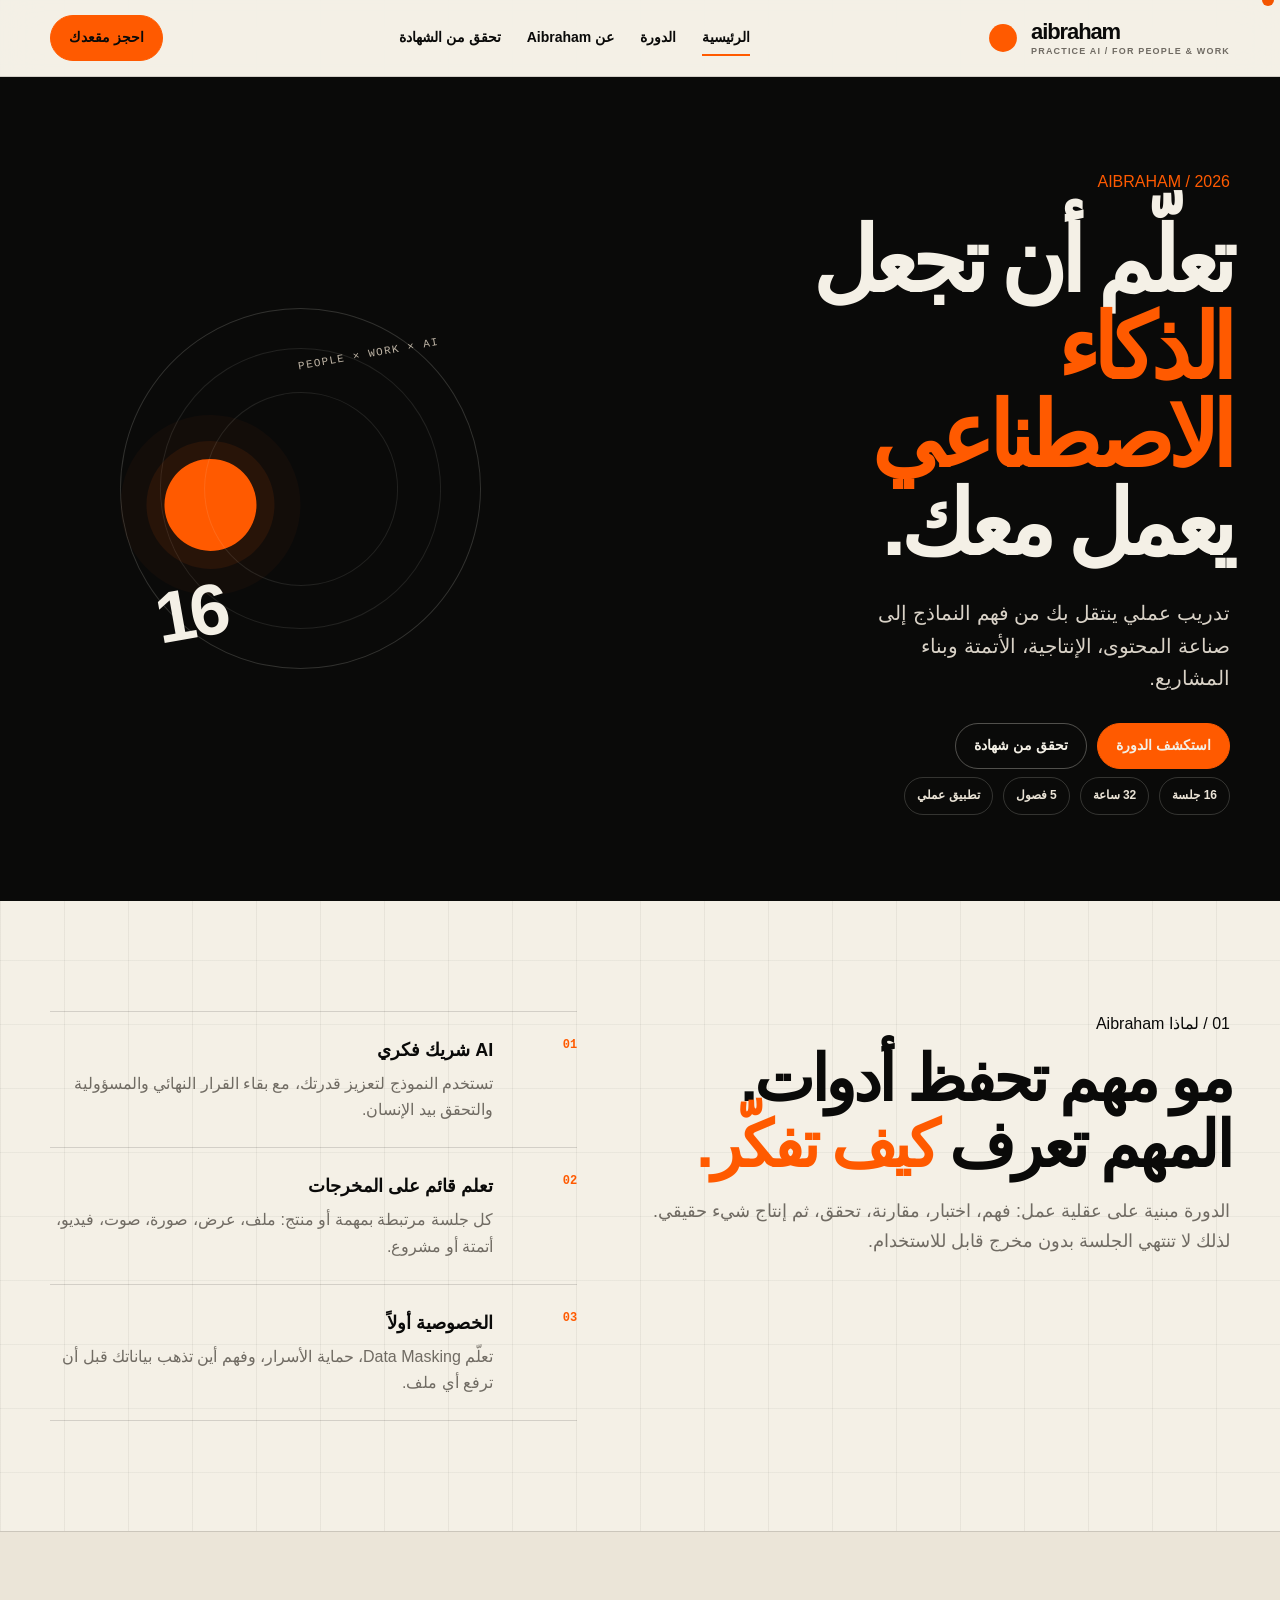
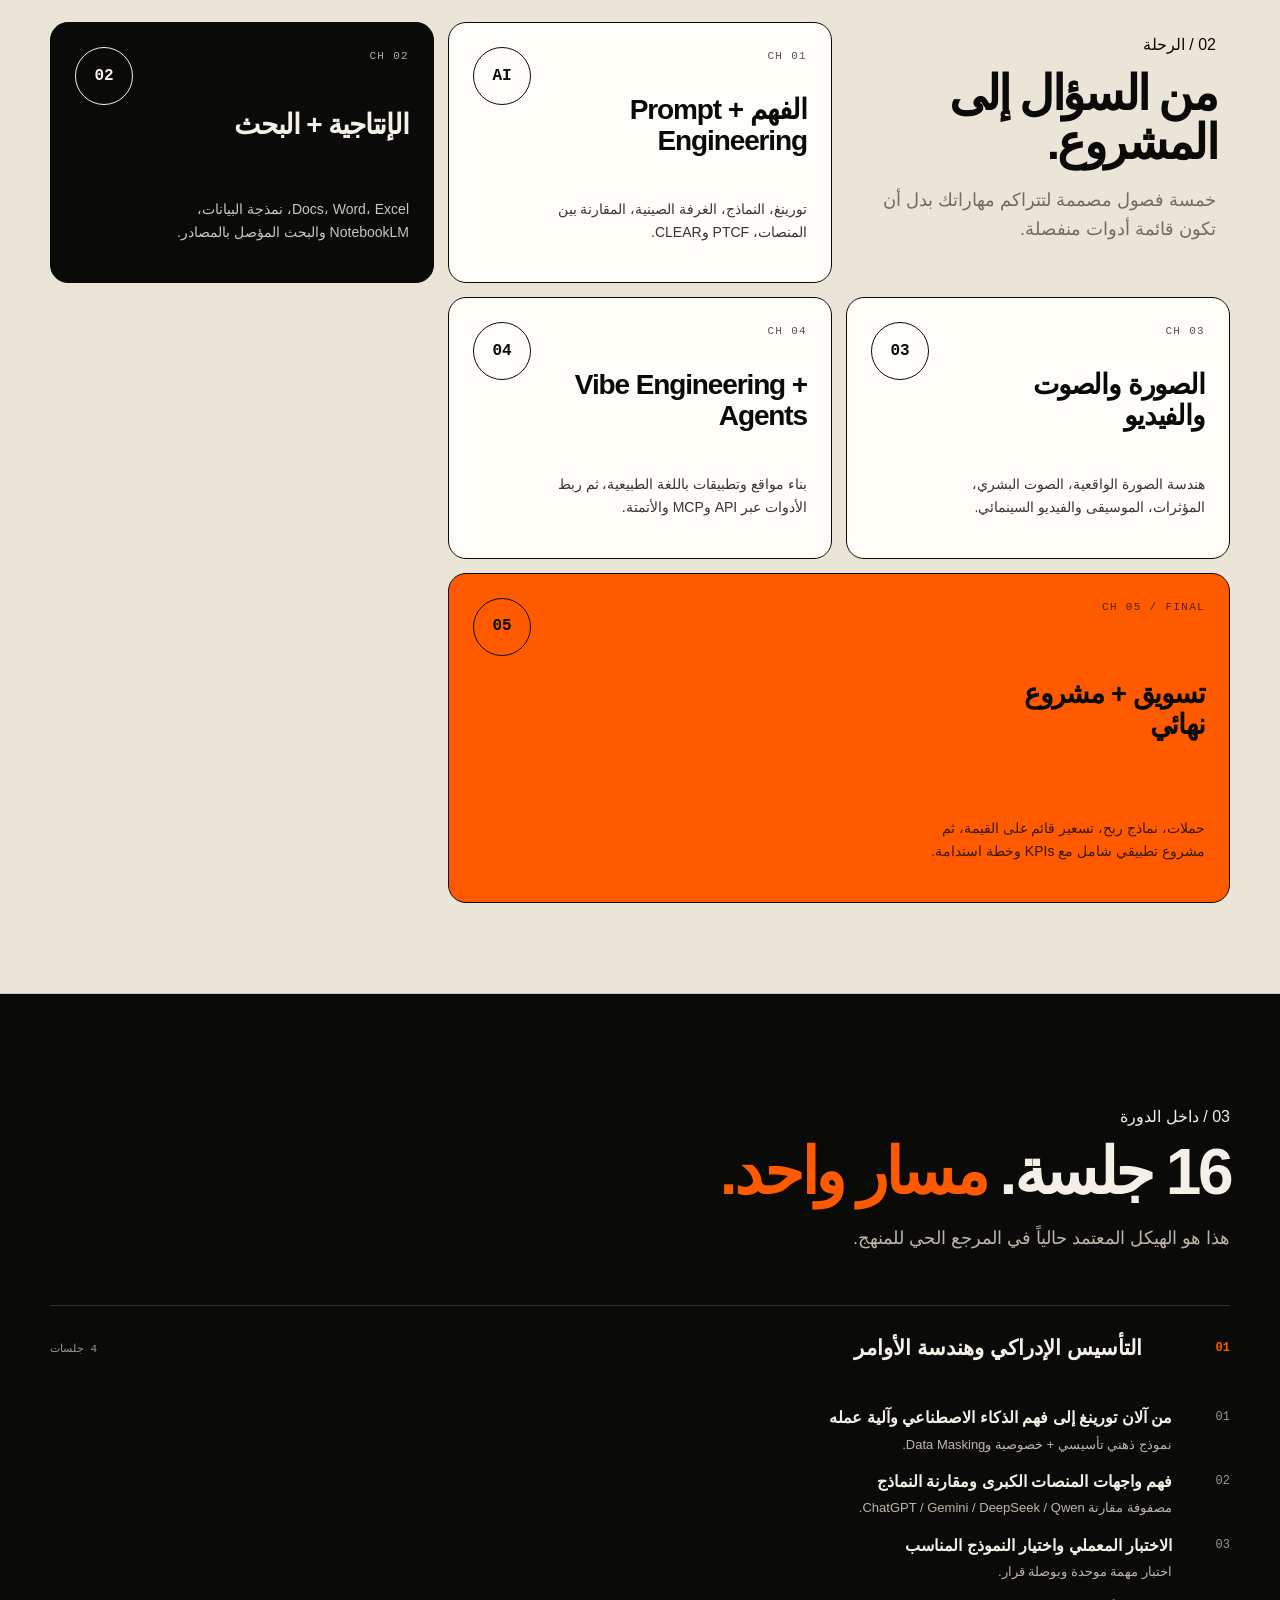
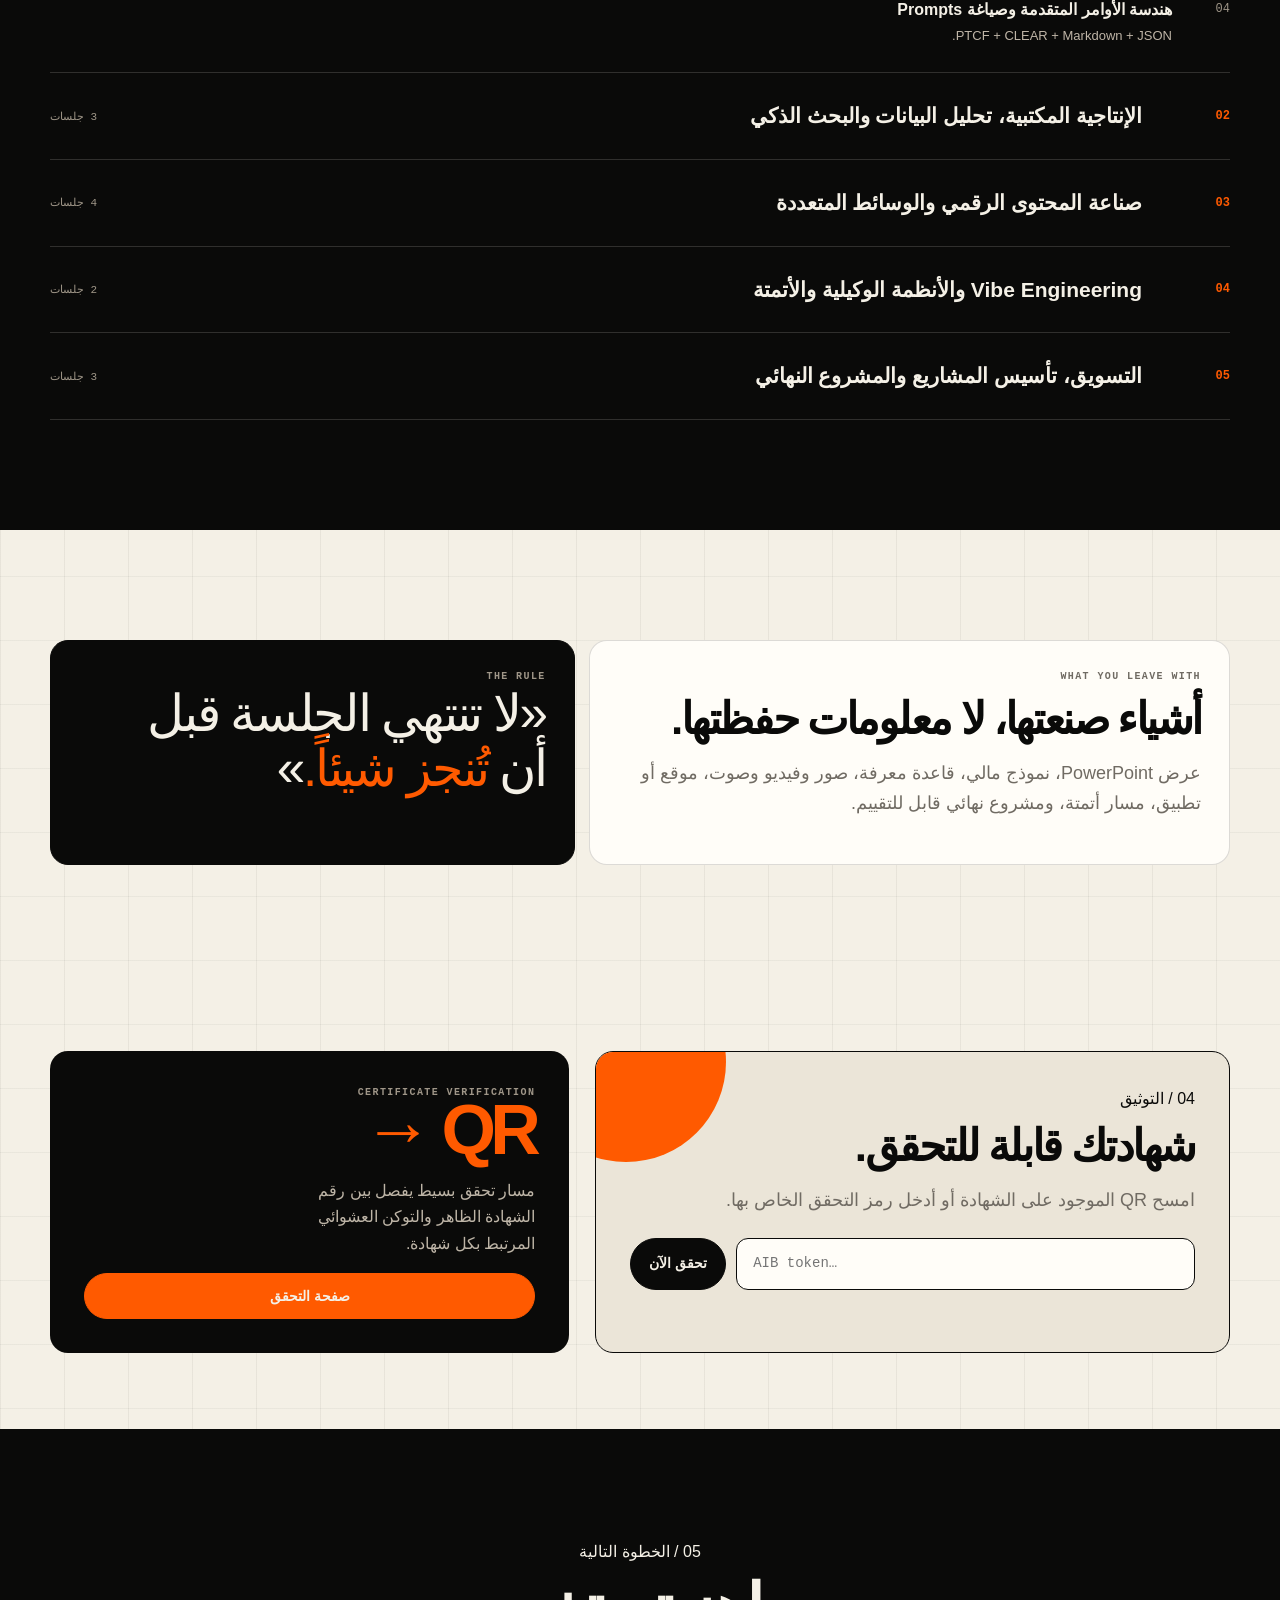
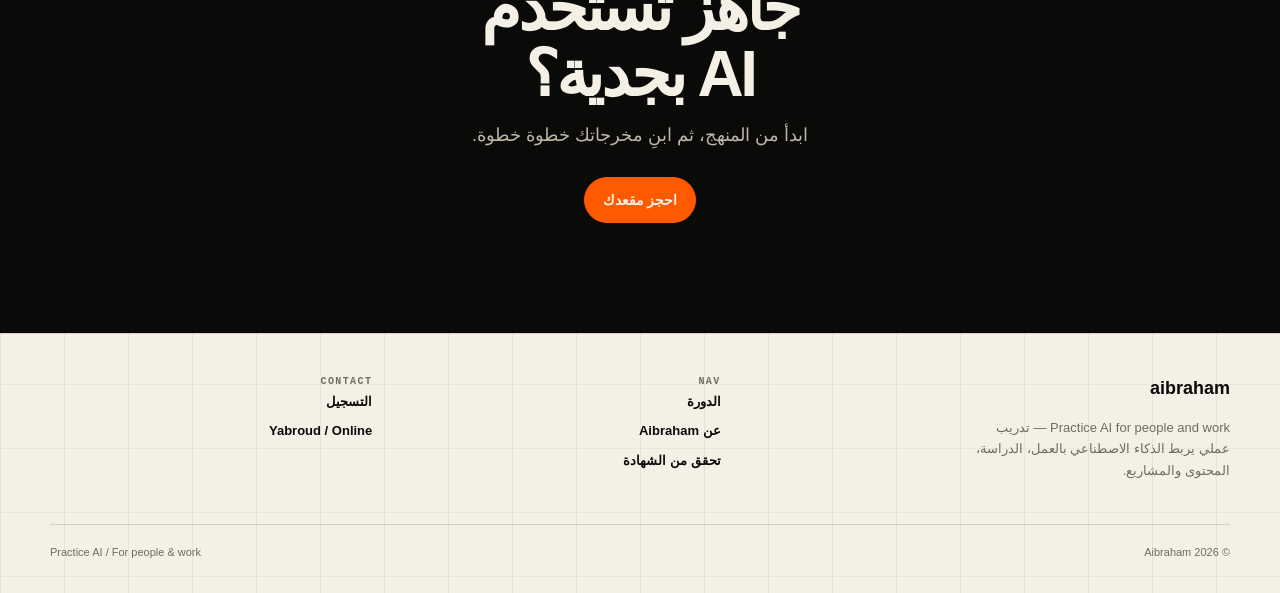
<file: index.html>
<!doctype html><html lang="ar" dir="rtl"><head><meta charset="utf-8"><meta name="viewport" content="width=device-width, initial-scale=1"><title>Aibraham — Practice AI for people and work</title><meta name="description" content="Aibraham — Practice AI for people and work"><link rel="stylesheet" href="styles.css"><link rel="icon" href="assets/aibraham-mark.svg"></head><body class="page grid-bg"><a class="skip" href="#main">تجاوز إلى المحتوى</a><div class="cursor-dot"></div><header class="site-header"><div class="container nav"><a class="brand" href="index.html"><img class="brand-mark" src="assets/aibraham-mark.svg" alt="Aibraham"><span class="brand-word"><span class="brand-name">aibraham</span><span class="brand-sub">practice ai / for people &amp; work</span></span></a><nav class="nav-links"><a aria-current="page" href='index.html'>الرئيسية</a><a href='course.html'>الدورة</a><a href='about.html'>عن Aibraham</a><a href='verify.html'>تحقق من الشهادة</a></nav><div class="nav-actions"><a class="btn btn-primary" href="register.html">احجز مقعدك</a><button class="menu-btn" aria-label="فتح القائمة"><span></span></button></div></div></header><main id="main"><section class="hero dark-grid"><div class="container"><div class="hero-copy reveal"><div class="eyebrow hero-kicker">AIBRAHAM / 2026</div><h1 class="hero-title">تعلّم أن تجعل <em>الذكاء الاصطناعي</em> يعمل معك.</h1><p class="hero-lead">تدريب عملي ينتقل بك من فهم النماذج إلى صناعة المحتوى، الإنتاجية، الأتمتة وبناء المشاريع.</p><div class="hero-actions"><a class="btn btn-primary" href="course.html">استكشف الدورة</a><a class="btn btn-light" style="border-color:rgba(244,240,230,.3);color:var(--paper)" href="verify.html">تحقق من شهادة</a></div><div class="hero-meta"><span class="meta-chip">16 جلسة</span><span class="meta-chip">32 ساعة</span><span class="meta-chip">5 فصول</span><span class="meta-chip">تطبيق عملي</span></div></div><div class="hero-orbit reveal"><div class="orbit-ring"><div class="orbit-core"></div><span class="orbit-label">PEOPLE × WORK × AI</span><span class="orbit-number">16</span></div></div></div></section>
<section class="section"><div class="container split"><div class="section-header reveal"><div class="eyebrow">01 / لماذا Aibraham</div><h2 class="section-title">مو مهم تحفظ أدوات. المهم تعرف <span style="color:var(--orange)">كيف تفكّر.</span></h2><p class="section-copy">الدورة مبنية على عقلية عمل: فهم، اختبار، مقارنة، تحقق، ثم إنتاج شيء حقيقي. لذلك لا تنتهي الجلسة بدون مخرج قابل للاستخدام.</p></div><div class="rule-list reveal"><div class="rule"><div class="rule-index">01</div><div><div class="rule-title">AI شريك فكري</div><div class="rule-copy">تستخدم النموذج لتعزيز قدرتك، مع بقاء القرار النهائي والمسؤولية والتحقق بيد الإنسان.</div></div></div><div class="rule"><div class="rule-index">02</div><div><div class="rule-title">تعلم قائم على المخرجات</div><div class="rule-copy">كل جلسة مرتبطة بمهمة أو منتج: ملف، عرض، صورة، صوت، فيديو، أتمتة أو مشروع.</div></div></div><div class="rule"><div class="rule-index">03</div><div><div class="rule-title">الخصوصية أولاً</div><div class="rule-copy">تعلّم Data Masking، حماية الأسرار، وفهم أين تذهب بياناتك قبل أن ترفع أي ملف.</div></div></div></div></div></section>
<section class="section-tight feature-stage"><div class="container stage-grid"><div class="stage-intro reveal"><div class="eyebrow">02 / الرحلة</div><h2 class="section-title">من السؤال إلى المشروع.</h2><p class="section-copy">خمسة فصول مصممة لتتراكم مهاراتك بدل أن تكون قائمة أدوات منفصلة.</p></div><article class="stage-card reveal"><span class="stage-num">CH 01</span><h3 class="stage-title">الفهم + Prompt Engineering</h3><p class="stage-copy">تورينغ، النماذج، الغرفة الصينية، المقارنة بين المنصات، PTCF وCLEAR.</p><div class="stage-icon">AI</div></article><article class="stage-card reveal"><span class="stage-num">CH 02</span><h3 class="stage-title">الإنتاجية + البحث</h3><p class="stage-copy">Docs، Word، Excel، نمذجة البيانات، NotebookLM والبحث المؤصل بالمصادر.</p><div class="stage-icon">02</div></article><article class="stage-card reveal"><span class="stage-num">CH 03</span><h3 class="stage-title">الصورة والصوت والفيديو</h3><p class="stage-copy">هندسة الصورة الواقعية، الصوت البشري، المؤثرات، الموسيقى والفيديو السينمائي.</p><div class="stage-icon">03</div></article><article class="stage-card reveal"><span class="stage-num">CH 04</span><h3 class="stage-title">Vibe Engineering + Agents</h3><p class="stage-copy">بناء مواقع وتطبيقات باللغة الطبيعية، ثم ربط الأدوات عبر API وMCP والأتمتة.</p><div class="stage-icon">04</div></article><article class="stage-card reveal"><span class="stage-num">CH 05 / FINAL</span><h3 class="stage-title">تسويق + مشروع نهائي</h3><p class="stage-copy">حملات، نماذج ربح، تسعير قائم على القيمة، ثم مشروع تطبيقي شامل مع KPIs وخطة استدامة.</p><div class="stage-icon">05</div></article></div></section>
<section class="section section-dark dark-grid"><div class="container"><div class="section-header reveal"><div class="eyebrow">03 / داخل الدورة</div><h2 class="section-title">16 جلسة. <span style="color:var(--orange)">مسار واحد.</span></h2><p class="section-copy dark-copy">هذا هو الهيكل المعتمد حالياً في المرجع الحي للمنهج.</p></div><div class="chapters reveal">
<details open class="chapter"><summary><span class="chapter-num">01</span><span class="chapter-title">التأسيس الإدراكي وهندسة الأوامر</span><span class="chapter-sessions">4 جلسات</span></summary><div class="chapter-body"><div class="session-line"><span class="session-num">01</span><div><div class="session-title">من آلان تورينغ إلى فهم الذكاء الاصطناعي وآلية عمله</div><div class="session-output">نموذج ذهني تأسيسي + خصوصية وData Masking.</div></div></div><div class="session-line"><span class="session-num">02</span><div><div class="session-title">فهم واجهات المنصات الكبرى ومقارنة النماذج</div><div class="session-output">مصفوفة مقارنة ChatGPT / Gemini / DeepSeek / Qwen.</div></div></div><div class="session-line"><span class="session-num">03</span><div><div class="session-title">الاختبار المعملي واختيار النموذج المناسب</div><div class="session-output">اختبار مهمة موحدة وبوصلة قرار.</div></div></div><div class="session-line"><span class="session-num">04</span><div><div class="session-title">هندسة الأوامر المتقدمة وصياغة Prompts</div><div class="session-output">PTCF + CLEAR + Markdown + JSON.</div></div></div></div></details>
<details class="chapter"><summary><span class="chapter-num">02</span><span class="chapter-title">الإنتاجية المكتبية، تحليل البيانات والبحث الذكي</span><span class="chapter-sessions">3 جلسات</span></summary><div class="chapter-body"><div class="session-line"><span class="session-num">05</span><div><div class="session-title">المستندات والتقارير وعروض PowerPoint</div><div class="session-output">سير عمل Gemini + Z AI إلى ملف .pptx.</div></div></div><div class="session-line"><span class="session-num">06</span><div><div class="session-title">Word وExcel والملفات المكتبية</div><div class="session-output">تنظيف بيانات + نموذج مالي 12 شهراً + Computer Use.</div></div></div><div class="session-line"><span class="session-num">07</span><div><div class="session-title">البحث العلمي وNotebookLM وGoogle Labs</div><div class="session-output">Source Grounding + Audio Overview + أدوات التعلم.</div></div></div></div></details>
<details class="chapter"><summary><span class="chapter-num">03</span><span class="chapter-title">صناعة المحتوى الرقمي والوسائط المتعددة</span><span class="chapter-sessions">4 جلسات</span></summary><div class="chapter-body"><div class="session-line"><span class="session-num">08</span><div><div class="session-title">أساسيات التوليد البصري والعدسات وزوايا الكاميرا</div><div class="session-output">برومبتات JSON وتطبيقات Image Generation.</div></div></div><div class="session-line"><span class="session-num">09</span><div><div class="session-title">هندسة الصور الواقعية وثبات الشخصية</div><div class="session-output">قاعدة عدم المثالية وبناء Skill.md بصرية.</div></div></div><div class="session-line"><span class="session-num">10</span><div><div class="session-title">هندسة الصوت البشري والمؤثرات والموسيقى</div><div class="session-output">صوت عربي طبيعي + Fish Audio + Flow Music.</div></div></div><div class="session-line"><span class="session-num">11</span><div><div class="session-title">إنتاج الفيديو السينمائي ومحركات التوليد</div><div class="session-output">Flow + Veo + Omini + Frame to Frame.</div></div></div></div></details>
<details class="chapter"><summary><span class="chapter-num">04</span><span class="chapter-title">Vibe Engineering والأنظمة الوكيلية والأتمتة</span><span class="chapter-sessions">2 جلسات</span></summary><div class="chapter-body"><div class="session-line"><span class="session-num">12</span><div><div class="session-title">بناء المواقع والتطبيقات</div><div class="session-output">من Coding Vibe إلى Engineering Vibe ونشر مشروع ويب.</div></div></div><div class="session-line"><span class="session-num">13</span><div><div class="session-title">AI Agents + API + MCP + Multi-Agent</div><div class="session-output">تمييز Chatbot عن Agent وتشغيل مسارات أتمتة حقيقية.</div></div></div></div></details>
<details class="chapter"><summary><span class="chapter-num">05</span><span class="chapter-title">التسويق، تأسيس المشاريع والمشروع النهائي</span><span class="chapter-sessions">3 جلسات</span></summary><div class="chapter-body"><div class="session-line"><span class="session-num">14</span><div><div class="session-title">الحملات الإعلانية الفيروسية والتسويق بالمحتوى</div><div class="session-output">استراتيجيات صناعة المحتوى والحملات.</div></div></div><div class="session-line"><span class="session-num">15</span><div><div class="session-title">تأسيس المشاريع والربح من الذكاء الاصطناعي</div><div class="session-output">10 نماذج ربح + تسعير قائم على القيمة + عينة مجانية.</div></div></div><div class="session-line"><span class="session-num">16</span><div><div class="session-title">المشروع التطبيقي النهائي وقياس KPIs</div><div class="session-output">تنفيذ، مناقشة، قياس، وخطة استدامة.</div></div></div></div></details></div></div></section>
<section class="section"><div class="container proof"><div class="proof-card reveal"><div class="mini-label">WHAT YOU LEAVE WITH</div><h3 class="section-title" style="font-size:44px">أشياء صنعتها، لا معلومات حفظتها.</h3><p class="section-copy">عرض PowerPoint، نموذج مالي، قاعدة معرفة، صور وفيديو وصوت، موقع أو تطبيق، مسار أتمتة، ومشروع نهائي قابل للتقييم.</p></div><div class="proof-card dark reveal"><div class="mini-label" style="color:#9f9688">THE RULE</div><p class="quote">«لا تنتهي الجلسة قبل أن <span class="quote-mark">تُنجز شيئاً.</span>»</p></div></div></section>
<section class="section-tight"><div class="container verify-panel"><div class="verify-box reveal" data-verify><div class="eyebrow">04 / التوثيق</div><h2 class="section-title" style="font-size:44px">شهادتك قابلة للتحقق.</h2><p class="section-copy">امسح QR الموجود على الشهادة أو أدخل رمز التحقق الخاص بها.</p><form class="verify-form"><input autocomplete="off" aria-label="Verification Token" placeholder="AIB token…"><button class="btn btn-dark" type="submit">تحقق الآن</button></form><div class="verify-result"></div></div><div class="verify-teaser reveal"><div><div class="mini-label" style="color:#9f9688">Certificate verification</div><strong>QR →</strong></div><p>مسار تحقق بسيط يفصل بين رقم الشهادة الظاهر والتوكن العشوائي المرتبط بكل شهادة.</p><a class="btn btn-primary" href="verify.html">صفحة التحقق</a></div></div></section>
<section class="section section-dark"><div class="container center reveal"><div class="eyebrow">05 / الخطوة التالية</div><h2 class="section-title" style="max-width:10ch;margin-inline:auto">جاهز تستخدم AI بجدية؟</h2><p class="section-copy dark-copy" style="margin:0 auto 26px">ابدأ من المنهج، ثم ابنِ مخرجاتك خطوة خطوة.</p><a class="btn btn-primary" href="register.html">احجز مقعدك</a></div></section></main><footer class="footer"><div class="container"><div class="footer-grid"><div><div class="footer-title">aibraham</div><p class="footer-copy">Practice AI for people and work — تدريب عملي يربط الذكاء الاصطناعي بالعمل، الدراسة، المحتوى والمشاريع.</p></div><div><div class="mini-label">NAV</div><div class="footer-links"><a href="course.html">الدورة</a><a href="about.html">عن Aibraham</a><a href="verify.html">تحقق من الشهادة</a></div></div><div><div class="mini-label">CONTACT</div><div class="footer-links"><a href="register.html">التسجيل</a><span>Yabroud / Online</span></div></div></div><div class="footer-bottom"><span>© 2026 Aibraham</span><span>Practice AI / For people &amp; work</span></div></div></footer><script src="script.js"></script></body></html>
</file>
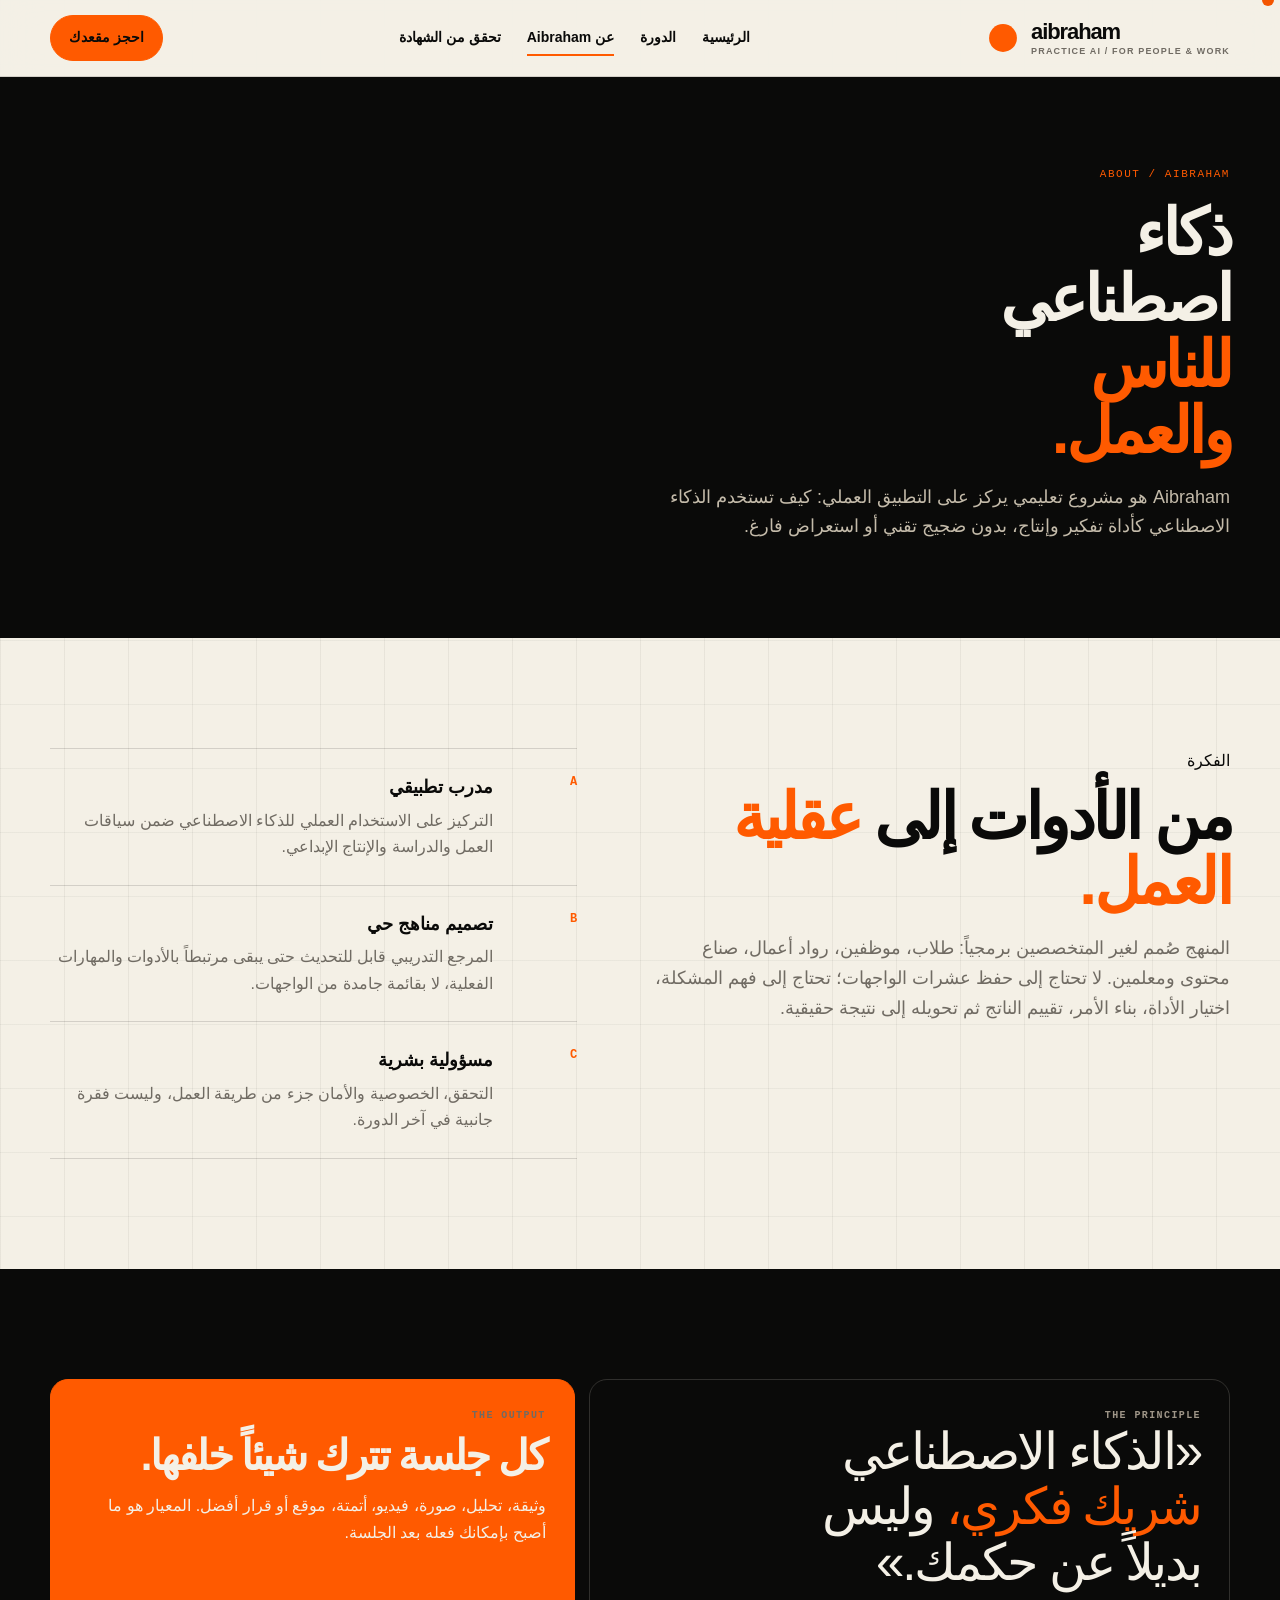
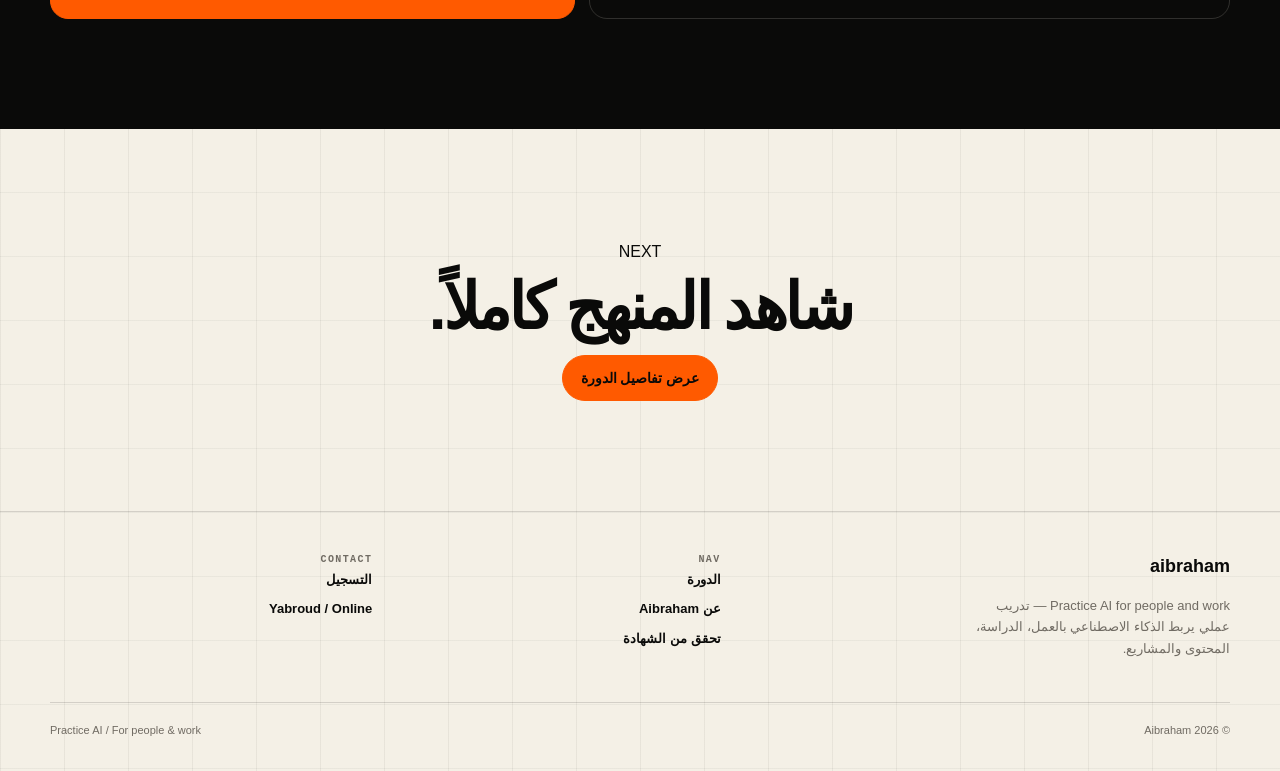
<file: about.html>
<!doctype html><html lang="ar" dir="rtl"><head><meta charset="utf-8"><meta name="viewport" content="width=device-width, initial-scale=1"><title>عن Aibraham</title><meta name="description" content="Aibraham — Practice AI for people and work"><link rel="stylesheet" href="styles.css"><link rel="icon" href="assets/aibraham-mark.svg"></head><body class="page grid-bg"><a class="skip" href="#main">تجاوز إلى المحتوى</a><div class="cursor-dot"></div><header class="site-header"><div class="container nav"><a class="brand" href="index.html"><img class="brand-mark" src="assets/aibraham-mark.svg" alt="Aibraham"><span class="brand-word"><span class="brand-name">aibraham</span><span class="brand-sub">practice ai / for people &amp; work</span></span></a><nav class="nav-links"><a href='index.html'>الرئيسية</a><a href='course.html'>الدورة</a><a aria-current="page" href='about.html'>عن Aibraham</a><a href='verify.html'>تحقق من الشهادة</a></nav><div class="nav-actions"><a class="btn btn-primary" href="register.html">احجز مقعدك</a><button class="menu-btn" aria-label="فتح القائمة"><span></span></button></div></div></header><main id="main"><section class="page-hero dark-grid"><div class="container"><div class="rail">ABOUT / AIBRAHAM</div><h1 class="section-title reveal">ذكاء اصطناعي <span style="color:var(--orange)">للناس والعمل.</span></h1><p class="reveal">Aibraham هو مشروع تعليمي يركز على التطبيق العملي: كيف تستخدم الذكاء الاصطناعي كأداة تفكير وإنتاج، بدون ضجيج تقني أو استعراض فارغ.</p></div></section>
<section class="section"><div class="container split"><div class="section-header reveal"><div class="eyebrow">الفكرة</div><h2 class="section-title">من الأدوات إلى <span style="color:var(--orange)">عقلية العمل.</span></h2><p class="section-copy">المنهج صُمم لغير المتخصصين برمجياً: طلاب، موظفين، رواد أعمال، صناع محتوى ومعلمين. لا تحتاج إلى حفظ عشرات الواجهات؛ تحتاج إلى فهم المشكلة، اختيار الأداة، بناء الأمر، تقييم الناتج ثم تحويله إلى نتيجة حقيقية.</p></div><div class="rule-list reveal"><div class="rule"><div class="rule-index">A</div><div><div class="rule-title">مدرب تطبيقي</div><div class="rule-copy">التركيز على الاستخدام العملي للذكاء الاصطناعي ضمن سياقات العمل والدراسة والإنتاج الإبداعي.</div></div></div><div class="rule"><div class="rule-index">B</div><div><div class="rule-title">تصميم مناهج حي</div><div class="rule-copy">المرجع التدريبي قابل للتحديث حتى يبقى مرتبطاً بالأدوات والمهارات الفعلية، لا بقائمة جامدة من الواجهات.</div></div></div><div class="rule"><div class="rule-index">C</div><div><div class="rule-title">مسؤولية بشرية</div><div class="rule-copy">التحقق، الخصوصية والأمان جزء من طريقة العمل، وليست فقرة جانبية في آخر الدورة.</div></div></div></div></div></section>
<section class="section section-dark dark-grid"><div class="container proof"><div class="proof-card dark" style="background:transparent;border-color:rgba(244,240,230,.16)"><div class="mini-label" style="color:#9f9688">THE PRINCIPLE</div><p class="quote">«الذكاء الاصطناعي <span class="quote-mark">شريك فكري،</span> وليس بديلاً عن حكمك.»</p></div><div class="proof-card reveal" style="background:var(--orange);border-color:var(--orange)"><div class="mini-label">THE OUTPUT</div><h3 class="section-title" style="font-size:42px">كل جلسة تترك شيئاً خلفها.</h3><p>وثيقة، تحليل، صورة، فيديو، أتمتة، موقع أو قرار أفضل. المعيار هو ما أصبح بإمكانك فعله بعد الجلسة.</p></div></div></section>
<section class="section"><div class="container center reveal"><div class="eyebrow">NEXT</div><h2 class="section-title">شاهد المنهج كاملاً.</h2><a class="btn btn-primary" href="course.html">عرض تفاصيل الدورة</a></div></section></main><footer class="footer"><div class="container"><div class="footer-grid"><div><div class="footer-title">aibraham</div><p class="footer-copy">Practice AI for people and work — تدريب عملي يربط الذكاء الاصطناعي بالعمل، الدراسة، المحتوى والمشاريع.</p></div><div><div class="mini-label">NAV</div><div class="footer-links"><a href="course.html">الدورة</a><a href="about.html">عن Aibraham</a><a href="verify.html">تحقق من الشهادة</a></div></div><div><div class="mini-label">CONTACT</div><div class="footer-links"><a href="register.html">التسجيل</a><span>Yabroud / Online</span></div></div></div><div class="footer-bottom"><span>© 2026 Aibraham</span><span>Practice AI / For people &amp; work</span></div></div></footer><script src="script.js"></script></body></html>
</file>
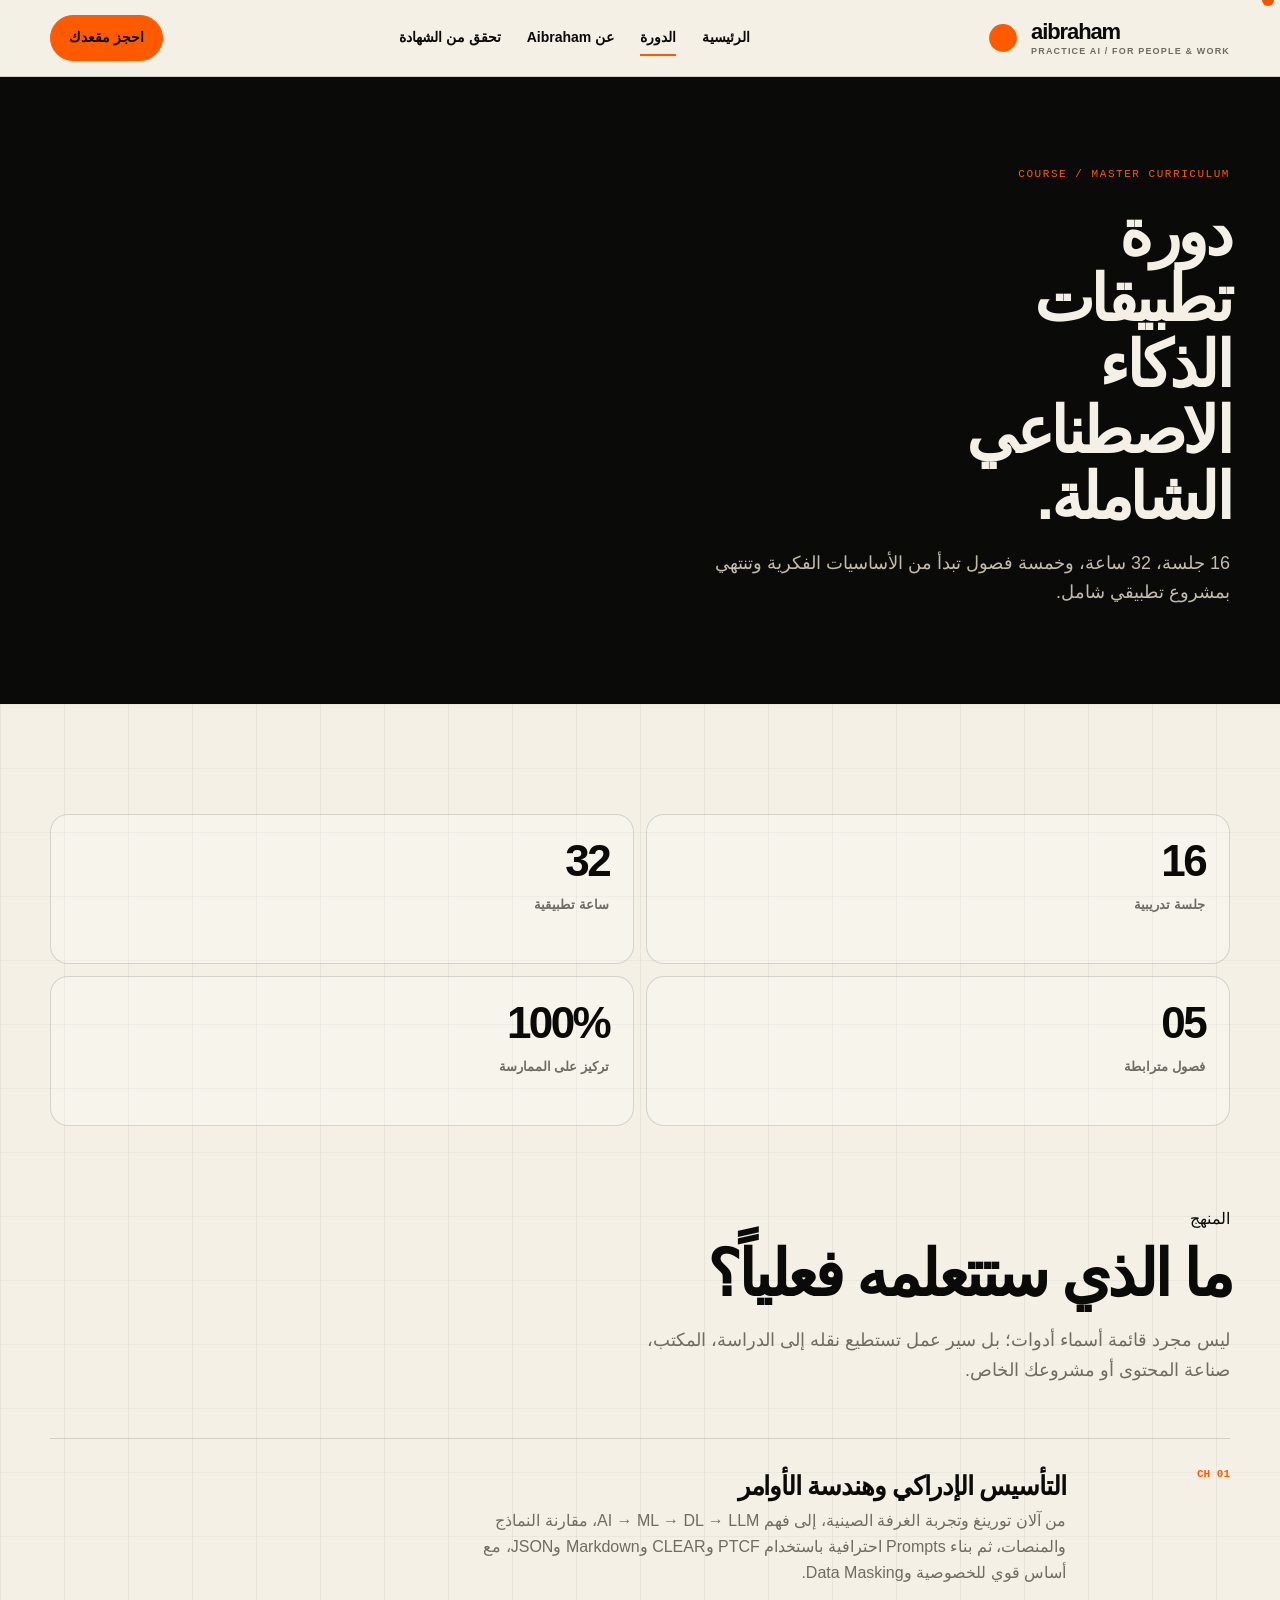
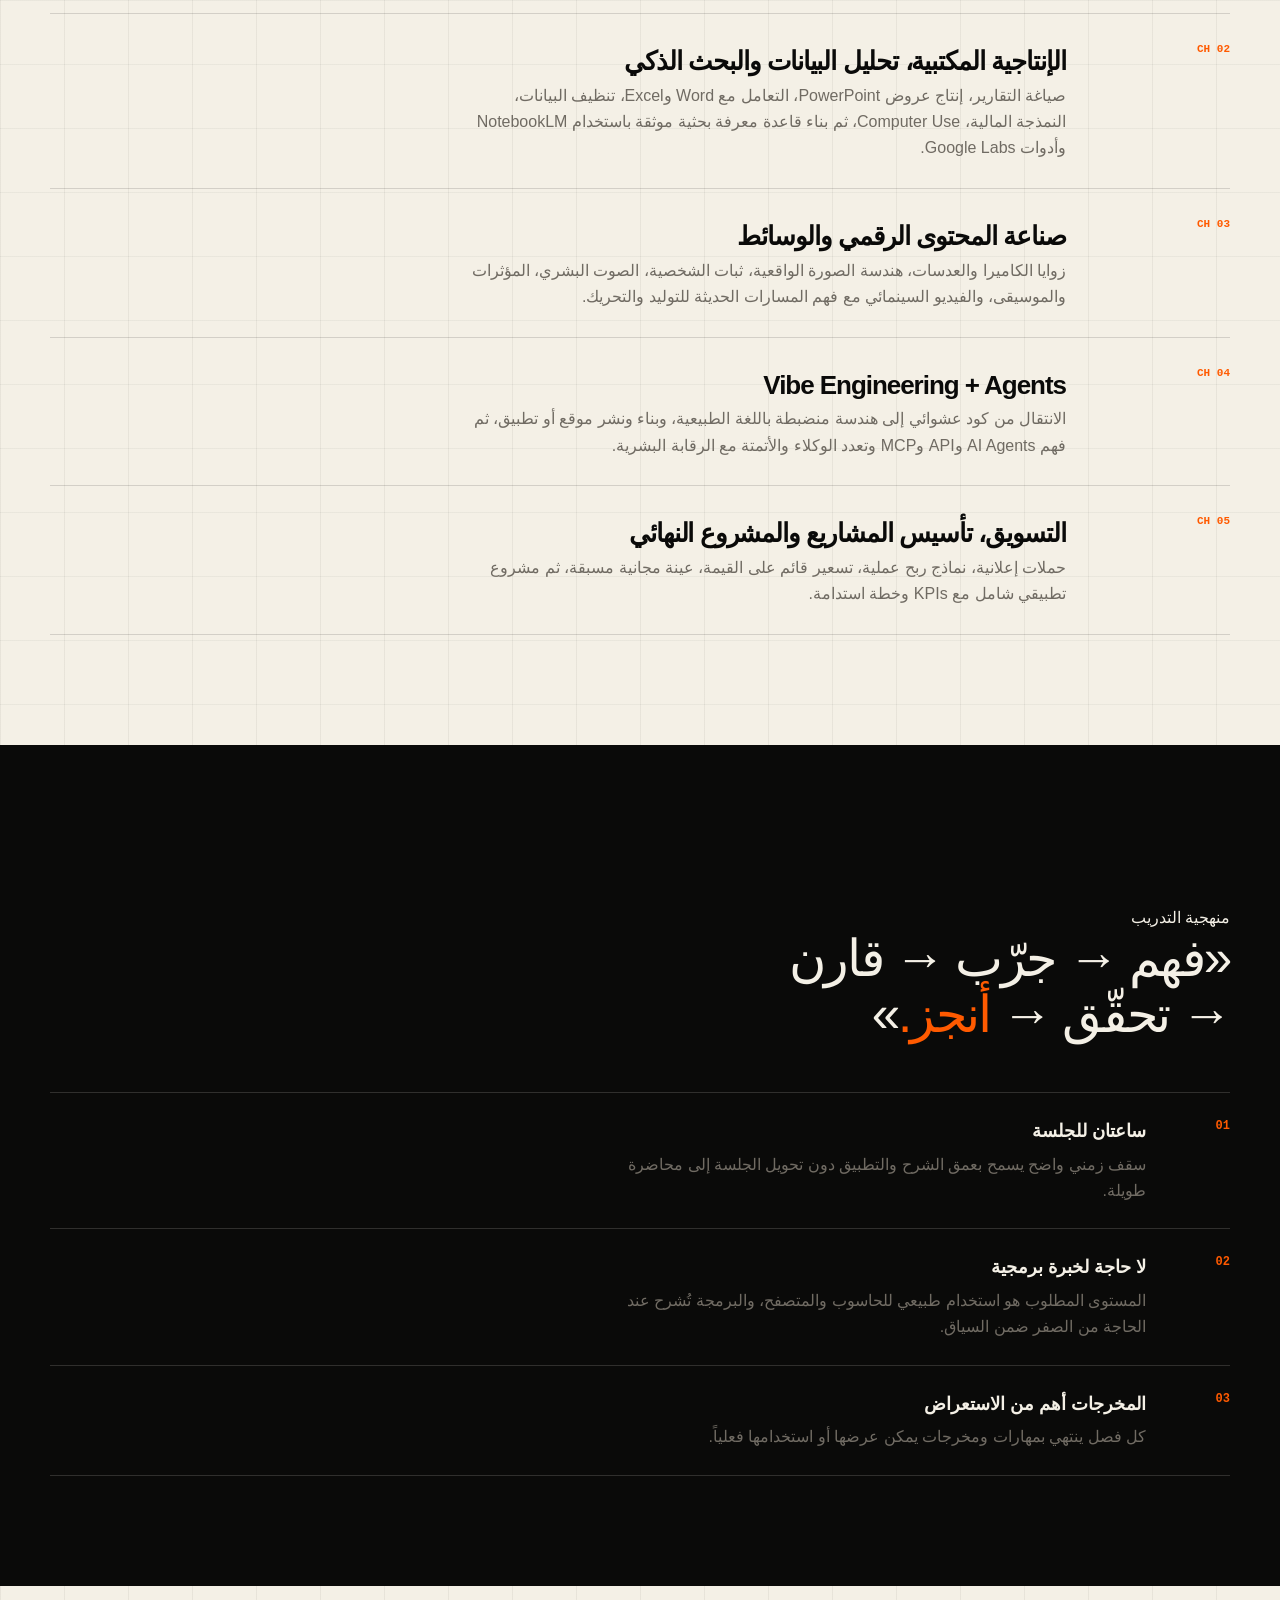
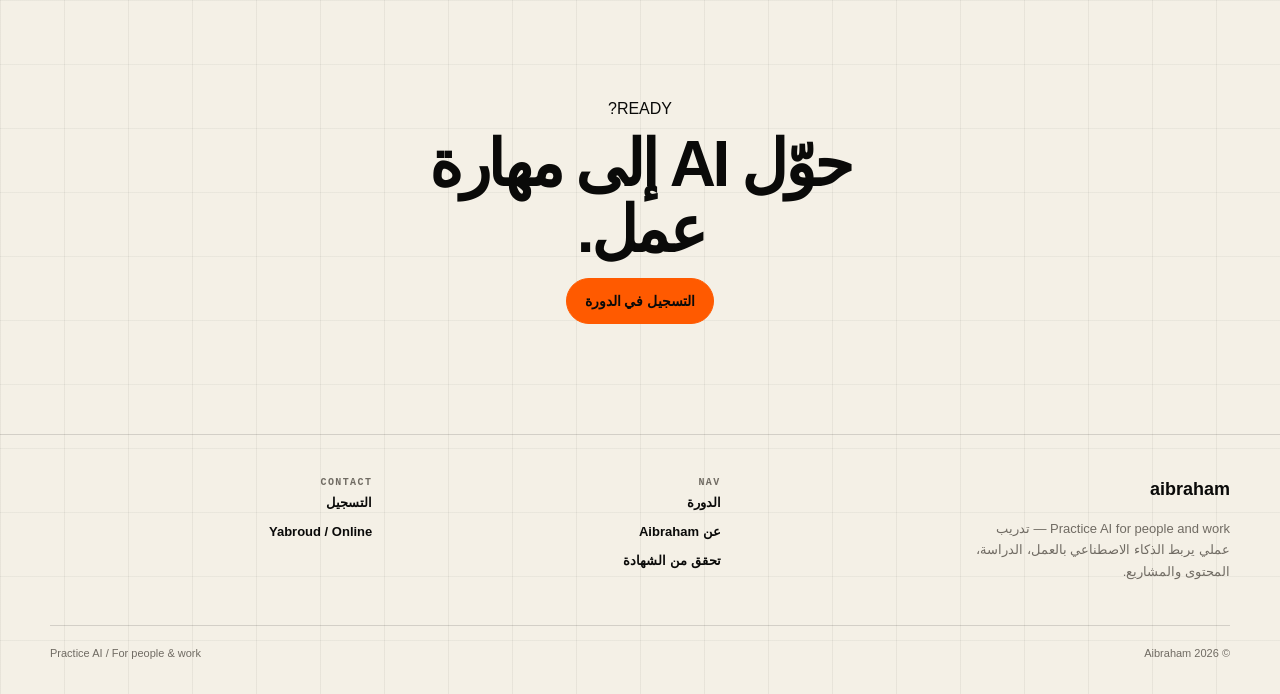
<file: course.html>
<!doctype html><html lang="ar" dir="rtl"><head><meta charset="utf-8"><meta name="viewport" content="width=device-width, initial-scale=1"><title>الدورة — Aibraham</title><meta name="description" content="Aibraham — Practice AI for people and work"><link rel="stylesheet" href="styles.css"><link rel="icon" href="assets/aibraham-mark.svg"></head><body class="page grid-bg"><a class="skip" href="#main">تجاوز إلى المحتوى</a><div class="cursor-dot"></div><header class="site-header"><div class="container nav"><a class="brand" href="index.html"><img class="brand-mark" src="assets/aibraham-mark.svg" alt="Aibraham"><span class="brand-word"><span class="brand-name">aibraham</span><span class="brand-sub">practice ai / for people &amp; work</span></span></a><nav class="nav-links"><a href='index.html'>الرئيسية</a><a aria-current="page" href='course.html'>الدورة</a><a href='about.html'>عن Aibraham</a><a href='verify.html'>تحقق من الشهادة</a></nav><div class="nav-actions"><a class="btn btn-primary" href="register.html">احجز مقعدك</a><button class="menu-btn" aria-label="فتح القائمة"><span></span></button></div></div></header><main id="main"><section class="page-hero dark-grid"><div class="container"><div class="rail">COURSE / MASTER CURRICULUM</div><h1 class="section-title reveal">دورة تطبيقات الذكاء الاصطناعي الشاملة.</h1><p class="reveal">16 جلسة، 32 ساعة، وخمسة فصول تبدأ من الأساسيات الفكرية وتنتهي بمشروع تطبيقي شامل.</p></div></section>
<section class="section"><div class="container"><div class="stat-stack reveal"><div class="stat"><strong>16</strong><span>جلسة تدريبية</span></div><div class="stat"><strong>32</strong><span>ساعة تطبيقية</span></div><div class="stat"><strong>05</strong><span>فصول مترابطة</span></div><div class="stat"><strong>100%</strong><span>تركيز على الممارسة</span></div></div><div class="section-header reveal" style="margin-top:80px"><div class="eyebrow">المنهج</div><h2 class="section-title">ما الذي ستتعلمه فعلياً؟</h2><p class="section-copy">ليس مجرد قائمة أسماء أدوات؛ بل سير عمل تستطيع نقله إلى الدراسة، المكتب، صناعة المحتوى أو مشروعك الخاص.</p></div><div class="timeline reveal"><div class="timeline-item"><div class="timeline-date">CH 01</div><div><div class="timeline-title">التأسيس الإدراكي وهندسة الأوامر</div><div class="timeline-copy">من آلان تورينغ وتجربة الغرفة الصينية، إلى فهم AI → ML → DL → LLM، مقارنة النماذج والمنصات، ثم بناء Prompts احترافية باستخدام PTCF وCLEAR وMarkdown وJSON، مع أساس قوي للخصوصية وData Masking.</div></div></div><div class="timeline-item"><div class="timeline-date">CH 02</div><div><div class="timeline-title">الإنتاجية المكتبية، تحليل البيانات والبحث الذكي</div><div class="timeline-copy">صياغة التقارير، إنتاج عروض PowerPoint، التعامل مع Word وExcel، تنظيف البيانات، النمذجة المالية، Computer Use، ثم بناء قاعدة معرفة بحثية موثقة باستخدام NotebookLM وأدوات Google Labs.</div></div></div><div class="timeline-item"><div class="timeline-date">CH 03</div><div><div class="timeline-title">صناعة المحتوى الرقمي والوسائط</div><div class="timeline-copy">زوايا الكاميرا والعدسات، هندسة الصورة الواقعية، ثبات الشخصية، الصوت البشري، المؤثرات والموسيقى، والفيديو السينمائي مع فهم المسارات الحديثة للتوليد والتحريك.</div></div></div><div class="timeline-item"><div class="timeline-date">CH 04</div><div><div class="timeline-title">Vibe Engineering + Agents</div><div class="timeline-copy">الانتقال من كود عشوائي إلى هندسة منضبطة باللغة الطبيعية، وبناء ونشر موقع أو تطبيق، ثم فهم AI Agents وAPI وMCP وتعدد الوكلاء والأتمتة مع الرقابة البشرية.</div></div></div><div class="timeline-item"><div class="timeline-date">CH 05</div><div><div class="timeline-title">التسويق، تأسيس المشاريع والمشروع النهائي</div><div class="timeline-copy">حملات إعلانية، نماذج ربح عملية، تسعير قائم على القيمة، عينة مجانية مسبقة، ثم مشروع تطبيقي شامل مع KPIs وخطة استدامة.</div></div></div></div></div></section>
<section class="section section-dark dark-grid"><div class="container"><div class="quote-block reveal"><div class="eyebrow">منهجية التدريب</div><p class="quote">«فهم → جرّب → قارن → تحقّق → <span class="quote-mark">أنجز.</span>»</p></div><div class="rule-list" style="border-color:rgba(244,240,230,.16)"><div class="rule" style="border-color:rgba(244,240,230,.16)"><div class="rule-index">01</div><div><div class="rule-title">ساعتان للجلسة</div><div class="rule-copy dark-copy">سقف زمني واضح يسمح بعمق الشرح والتطبيق دون تحويل الجلسة إلى محاضرة طويلة.</div></div></div><div class="rule" style="border-color:rgba(244,240,230,.16)"><div class="rule-index">02</div><div><div class="rule-title">لا حاجة لخبرة برمجية</div><div class="rule-copy dark-copy">المستوى المطلوب هو استخدام طبيعي للحاسوب والمتصفح، والبرمجة تُشرح عند الحاجة من الصفر ضمن السياق.</div></div></div><div class="rule" style="border-color:rgba(244,240,230,.16)"><div class="rule-index">03</div><div><div class="rule-title">المخرجات أهم من الاستعراض</div><div class="rule-copy dark-copy">كل فصل ينتهي بمهارات ومخرجات يمكن عرضها أو استخدامها فعلياً.</div></div></div></div></div></section>
<section class="section"><div class="container center reveal"><div class="eyebrow">READY?</div><h2 class="section-title" style="max-width:12ch;margin-inline:auto">حوّل AI إلى مهارة عمل.</h2><a class="btn btn-primary" href="register.html">التسجيل في الدورة</a></div></section></main><footer class="footer"><div class="container"><div class="footer-grid"><div><div class="footer-title">aibraham</div><p class="footer-copy">Practice AI for people and work — تدريب عملي يربط الذكاء الاصطناعي بالعمل، الدراسة، المحتوى والمشاريع.</p></div><div><div class="mini-label">NAV</div><div class="footer-links"><a href="course.html">الدورة</a><a href="about.html">عن Aibraham</a><a href="verify.html">تحقق من الشهادة</a></div></div><div><div class="mini-label">CONTACT</div><div class="footer-links"><a href="register.html">التسجيل</a><span>Yabroud / Online</span></div></div></div><div class="footer-bottom"><span>© 2026 Aibraham</span><span>Practice AI / For people &amp; work</span></div></div></footer><script src="script.js"></script></body></html>
</file>
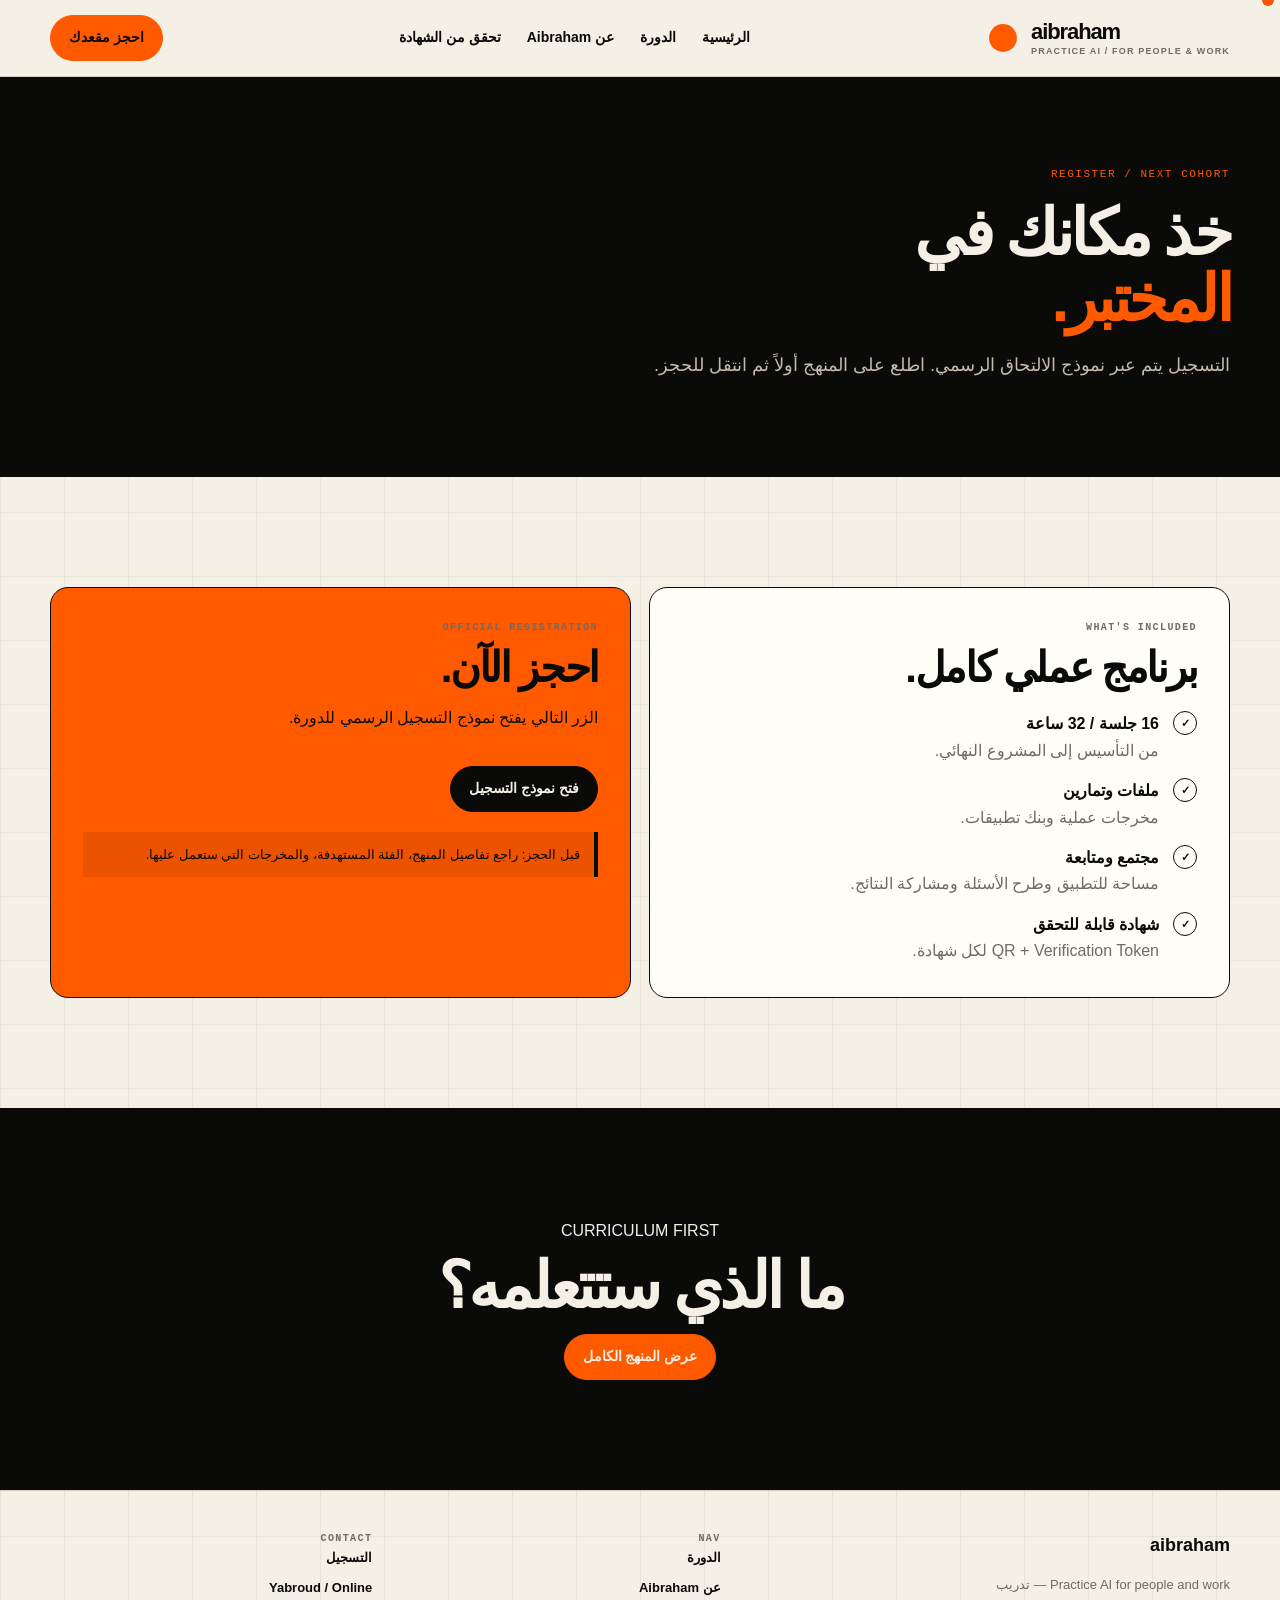
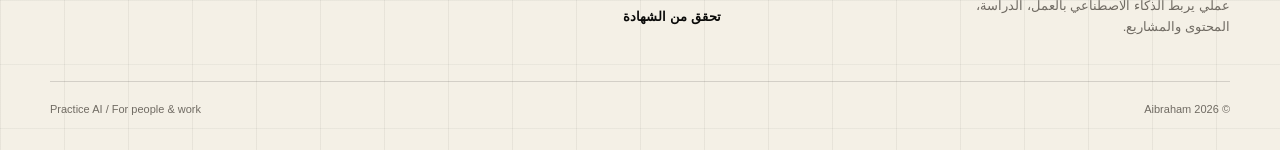
<file: register.html>
<!doctype html><html lang="ar" dir="rtl"><head><meta charset="utf-8"><meta name="viewport" content="width=device-width, initial-scale=1"><title>التسجيل — Aibraham</title><meta name="description" content="Aibraham — Practice AI for people and work"><link rel="stylesheet" href="styles.css"><link rel="icon" href="assets/aibraham-mark.svg"></head><body class="page grid-bg"><a class="skip" href="#main">تجاوز إلى المحتوى</a><div class="cursor-dot"></div><header class="site-header"><div class="container nav"><a class="brand" href="index.html"><img class="brand-mark" src="assets/aibraham-mark.svg" alt="Aibraham"><span class="brand-word"><span class="brand-name">aibraham</span><span class="brand-sub">practice ai / for people &amp; work</span></span></a><nav class="nav-links"><a href='index.html'>الرئيسية</a><a href='course.html'>الدورة</a><a href='about.html'>عن Aibraham</a><a href='verify.html'>تحقق من الشهادة</a></nav><div class="nav-actions"><a class="btn btn-primary" href="register.html">احجز مقعدك</a><button class="menu-btn" aria-label="فتح القائمة"><span></span></button></div></div></header><main id="main"><section class="page-hero dark-grid"><div class="container"><div class="rail">REGISTER / NEXT COHORT</div><h1 class="section-title reveal">خذ مكانك في <span style="color:var(--orange)">المختبر.</span></h1><p class="reveal">التسجيل يتم عبر نموذج الالتحاق الرسمي. اطلع على المنهج أولاً ثم انتقل للحجز.</p></div></section>
<section class="section"><div class="container register-layout"><div class="register-card reveal"><div class="mini-label">WHAT'S INCLUDED</div><h2 class="section-title" style="font-size:42px">برنامج عملي كامل.</h2><div class="checklist"><div class="check"><b>✓</b><div><strong>16 جلسة / 32 ساعة</strong><div class="rule-copy">من التأسيس إلى المشروع النهائي.</div></div></div><div class="check"><b>✓</b><div><strong>ملفات وتمارين</strong><div class="rule-copy">مخرجات عملية وبنك تطبيقات.</div></div></div><div class="check"><b>✓</b><div><strong>مجتمع ومتابعة</strong><div class="rule-copy">مساحة للتطبيق وطرح الأسئلة ومشاركة النتائج.</div></div></div><div class="check"><b>✓</b><div><strong>شهادة قابلة للتحقق</strong><div class="rule-copy">QR + Verification Token لكل شهادة.</div></div></div></div></div><div class="register-card highlight reveal"><div class="mini-label">OFFICIAL REGISTRATION</div><h2 class="section-title" style="font-size:42px">احجز الآن.</h2><p>الزر التالي يفتح نموذج التسجيل الرسمي للدورة.</p><a class="btn btn-dark" style="margin-top:18px" href="https://docs.google.com/forms/d/1vdmzXMts9mM2BkjHBDDXxZHU4vLi-iWO5kFWZcCvXaU/viewform" target="_blank" rel="noopener">فتح نموذج التسجيل</a><div class="notice" style="margin-top:20px;background:rgba(10,10,9,.08);border-color:var(--ink)">قبل الحجز: راجع تفاصيل المنهج، الفئة المستهدفة، والمخرجات التي ستعمل عليها.</div></div></div></section>
<section class="section section-dark"><div class="container center reveal"><div class="eyebrow">CURRICULUM FIRST</div><h2 class="section-title">ما الذي ستتعلمه؟</h2><a class="btn btn-primary" href="course.html">عرض المنهج الكامل</a></div></section></main><footer class="footer"><div class="container"><div class="footer-grid"><div><div class="footer-title">aibraham</div><p class="footer-copy">Practice AI for people and work — تدريب عملي يربط الذكاء الاصطناعي بالعمل، الدراسة، المحتوى والمشاريع.</p></div><div><div class="mini-label">NAV</div><div class="footer-links"><a href="course.html">الدورة</a><a href="about.html">عن Aibraham</a><a href="verify.html">تحقق من الشهادة</a></div></div><div><div class="mini-label">CONTACT</div><div class="footer-links"><a href="register.html">التسجيل</a><span>Yabroud / Online</span></div></div></div><div class="footer-bottom"><span>© 2026 Aibraham</span><span>Practice AI / For people &amp; work</span></div></div></footer><script src="script.js"></script></body></html>
</file>
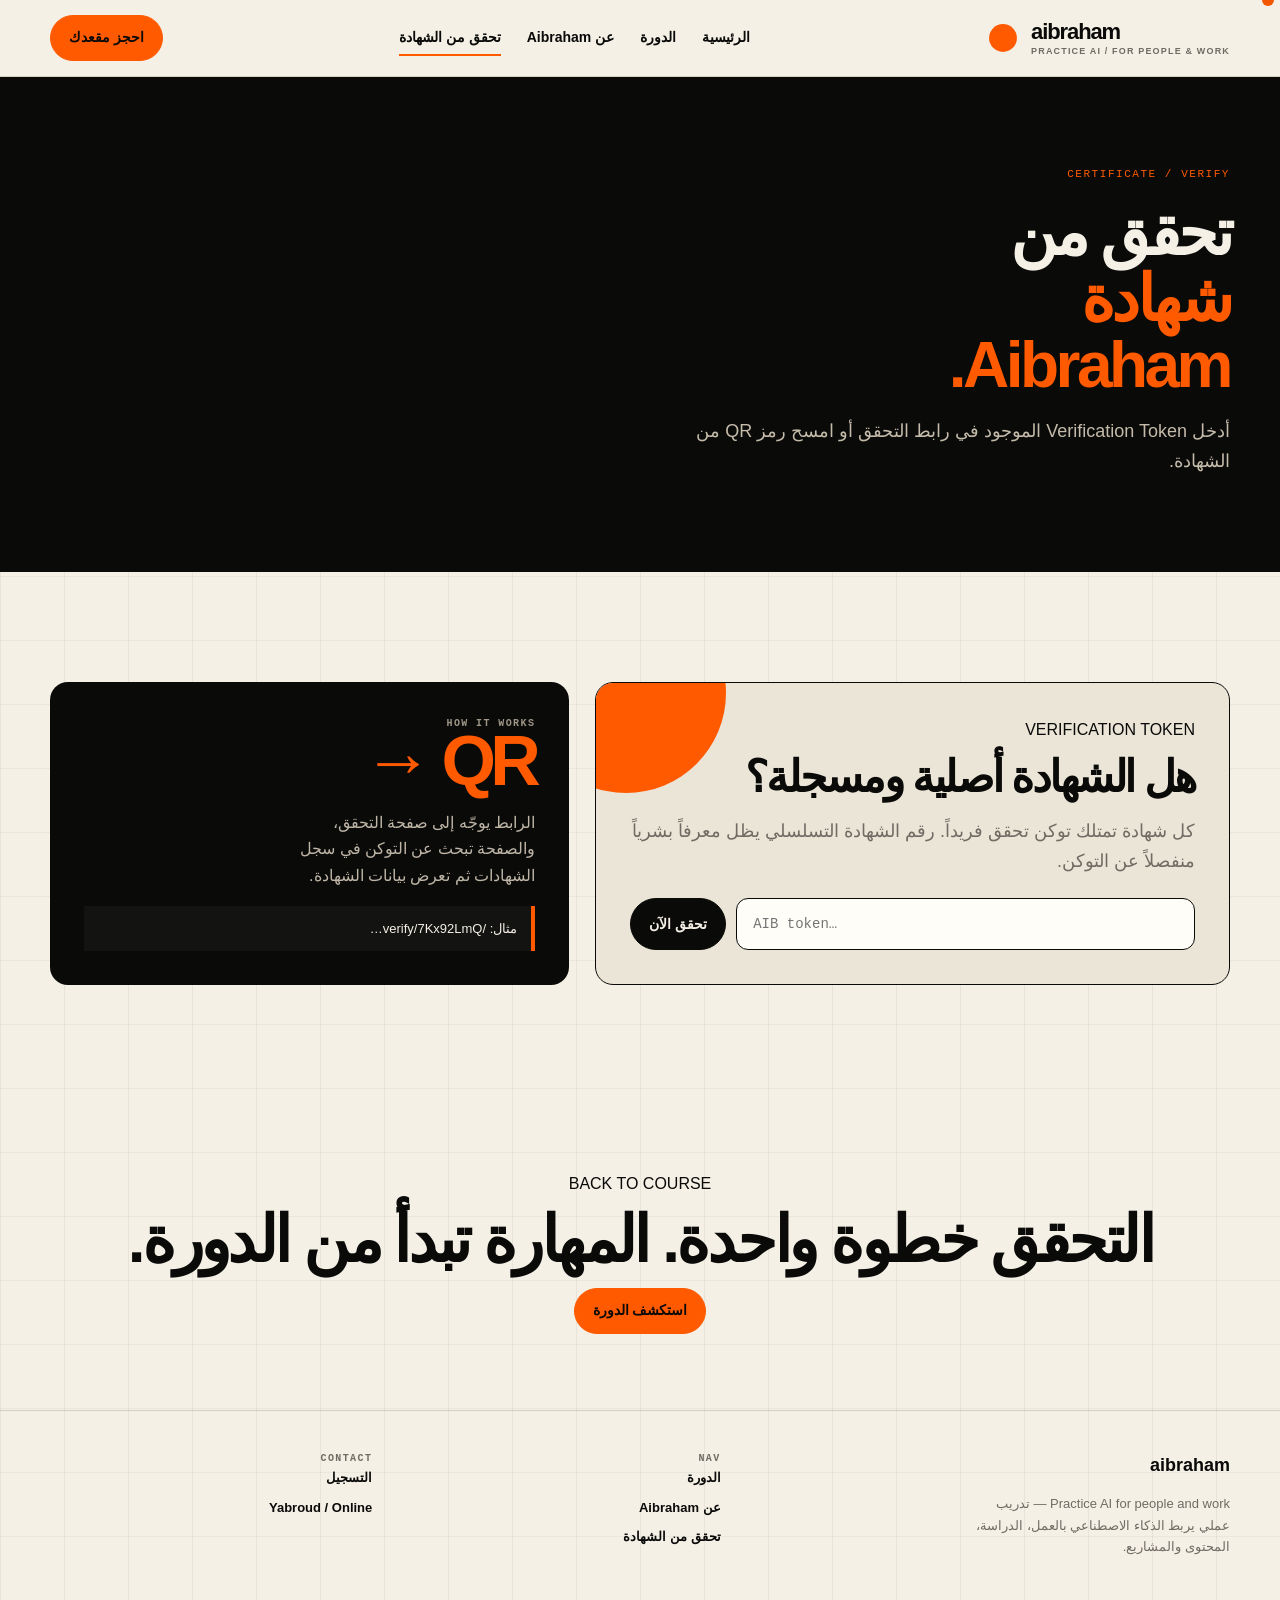
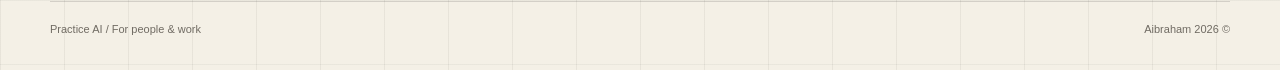
<file: verify.html>
<!doctype html><html lang="ar" dir="rtl"><head><meta charset="utf-8"><meta name="viewport" content="width=device-width, initial-scale=1"><title>التحقق من الشهادة — Aibraham</title><meta name="description" content="Aibraham — Practice AI for people and work"><link rel="stylesheet" href="/styles.css"><link rel="icon" href="/assets/aibraham-mark.svg"></head><body class="page grid-bg"><a class="skip" href="#main">تجاوز إلى المحتوى</a><div class="cursor-dot"></div><header class="site-header"><div class="container nav"><a class="brand" href="index.html"><img class="brand-mark" src="assets/aibraham-mark.svg" alt="Aibraham"><span class="brand-word"><span class="brand-name">aibraham</span><span class="brand-sub">practice ai / for people &amp; work</span></span></a><nav class="nav-links"><a href='index.html'>الرئيسية</a><a href='course.html'>الدورة</a><a href='about.html'>عن Aibraham</a><a aria-current="page" href='verify.html'>تحقق من الشهادة</a></nav><div class="nav-actions"><a class="btn btn-primary" href="register.html">احجز مقعدك</a><button class="menu-btn" aria-label="فتح القائمة"><span></span></button></div></div></header><main id="main"><section class="page-hero dark-grid"><div class="container"><div class="rail">CERTIFICATE / VERIFY</div><h1 class="section-title reveal">تحقق من <span style="color:var(--orange)">شهادة Aibraham.</span></h1><p class="reveal">أدخل Verification Token الموجود في رابط التحقق أو امسح رمز QR من الشهادة.</p></div></section>
<section class="section"><div class="container verify-panel"><div class="verify-box reveal" data-verify><div class="eyebrow">VERIFICATION TOKEN</div><h2 class="section-title" style="font-size:44px">هل الشهادة أصلية ومسجلة؟</h2><p class="section-copy">كل شهادة تمتلك توكن تحقق فريداً. رقم الشهادة التسلسلي يظل معرفاً بشرياً منفصلاً عن التوكن.</p><form class="verify-form"><input autocomplete="off" aria-label="Verification Token" placeholder="AIB token…"><button class="btn btn-dark" type="submit">تحقق الآن</button></form><div class="verify-result"></div></div><div class="verify-teaser reveal"><div><div class="mini-label" style="color:#9f9688">HOW IT WORKS</div><strong>QR →</strong></div><p>الرابط يوجّه إلى صفحة التحقق، والصفحة تبحث عن التوكن في سجل الشهادات ثم تعرض بيانات الشهادة.</p><div class="notice" style="background:#131311;color:var(--paper);border-color:var(--orange)">مثال: /verify/7Kx92LmQ…</div></div></div></section>
<section class="section-tight"><div class="container center reveal"><div class="eyebrow">BACK TO COURSE</div><h2 class="section-title">التحقق خطوة واحدة. المهارة تبدأ من الدورة.</h2><a class="btn btn-primary" href="course.html">استكشف الدورة</a></div></section></main><footer class="footer"><div class="container"><div class="footer-grid"><div><div class="footer-title">aibraham</div><p class="footer-copy">Practice AI for people and work — تدريب عملي يربط الذكاء الاصطناعي بالعمل، الدراسة، المحتوى والمشاريع.</p></div><div><div class="mini-label">NAV</div><div class="footer-links"><a href="course.html">الدورة</a><a href="about.html">عن Aibraham</a><a href="verify.html">تحقق من الشهادة</a></div></div><div><div class="mini-label">CONTACT</div><div class="footer-links"><a href="register.html">التسجيل</a><span>Yabroud / Online</span></div></div></div><div class="footer-bottom"><span>© 2026 Aibraham</span><span>Practice AI / For people &amp; work</span></div></div></footer><script src="/script.js"></script></body></html>
</file>
<file: styles.css>
:root{--ink:#0a0a09;--paper:#f4f0e6;--paper-2:#ebe5d8;--orange:#ff5a00;--line:rgba(10,10,9,.14);--muted:#706b63;--white:#fffdf8;--r:18px;--shadow:0 20px 50px rgba(10,10,9,.10)}
*{box-sizing:border-box}html{scroll-behavior:smooth}body{margin:0;background:var(--paper);color:var(--ink);font-family:"Noto Sans Arabic","IBM Plex Sans Arabic",Tahoma,Arial,sans-serif;line-height:1.65;text-rendering:optimizeLegibility}body.nav-open{overflow:hidden}a{color:inherit;text-decoration:none}button,input{font:inherit}img{max-width:100%;display:block}
.skip{position:fixed;inset-inline-start:16px;top:12px;transform:translateY(-140%);padding:10px 14px;background:var(--orange);color:var(--ink);z-index:1000;border-radius:10px;font-weight:800}.skip:focus{transform:none}
.page{min-height:100vh}.container{width:min(1180px,calc(100% - 40px));margin-inline:auto}.grid-bg{background-image:linear-gradient(to right,rgba(10,10,9,.055) 1px,transparent 1px),linear-gradient(to bottom,rgba(10,10,9,.045) 1px,transparent 1px);background-size:64px 64px}.dark-grid{background-image:linear-gradient(to right,rgba(244,240,230,.065) 1px,transparent 1px),linear-gradient(to bottom,rgba(244,240,230,.045) 1px,transparent 1px);background-size:64px 64px}
.site-header{position:sticky;top:0;z-index:100;border-bottom:1px solid var(--line);background:rgba(244,240,230,.92);backdrop-filter:blur(18px)}.nav{height:76px;display:flex;align-items:center;justify-content:space-between;gap:24px}.brand{display:inline-flex;align-items:center;gap:11px;direction:ltr}.brand-mark{width:34px;height:34px;object-fit:contain}.brand-word{display:flex;flex-direction:column;line-height:1;gap:4px}.brand-name{font-weight:900;letter-spacing:-.05em;font-size:22px}.brand-sub{font-size:9px;letter-spacing:.13em;text-transform:uppercase;color:var(--muted);font-weight:800}
.nav-links{display:flex;align-items:center;gap:26px;font-size:14px;font-weight:800}.nav-links a{position:relative;padding:7px 0}.nav-links a::after{content:"";position:absolute;inset-inline:0;bottom:1px;height:2px;background:var(--orange);transform:scaleX(0);transform-origin:right;transition:transform .25s ease}.nav-links a:hover::after,.nav-links a[aria-current="page"]::after{transform:scaleX(1);transform-origin:left}.nav-actions{display:flex;align-items:center;gap:10px}
.btn{display:inline-flex;align-items:center;justify-content:center;gap:9px;min-height:46px;padding:0 18px;border:1px solid var(--ink);border-radius:999px;font-weight:900;font-size:14px;transition:transform .2s ease,box-shadow .2s ease,background .2s ease}.btn:hover{transform:translateY(-2px);box-shadow:0 8px 18px rgba(10,10,9,.11)}.btn:active{transform:translateY(0) scale(.98)}.btn-primary{background:var(--orange);border-color:var(--orange)}.btn-dark{background:var(--ink);color:var(--paper)}.btn-light{background:transparent}
.menu-btn{display:none;width:44px;height:44px;border:1px solid var(--ink);border-radius:50%;background:transparent;align-items:center;justify-content:center}.menu-btn span,.menu-btn::before,.menu-btn::after{content:"";width:17px;height:2px;background:var(--ink);display:block;position:absolute}.menu-btn{position:relative}.menu-btn span{transition:transform .2s}.menu-btn::before{transform:translateY(-6px)}.menu-btn::after{transform:translateY(6px)}
.hero{background:var(--ink);color:var(--paper);position:relative;overflow:hidden}.hero .container{min-height:calc(100dvh - 76px);display:grid;grid-template-columns:1.15fr .85fr;align-items:stretch}.hero-copy{display:flex;flex-direction:column;justify-content:center;padding:76px 0 70px;position:relative;z-index:2}.hero-kicker{color:var(--orange);margin-bottom:22px}.hero-title{font-size:clamp(48px,7vw,92px);line-height:.98;letter-spacing:-.07em;margin:0;max-width:9.5ch}.hero-title em{font-style:normal;color:var(--orange)}.hero-lead{font-size:clamp(16px,1.6vw,21px);line-height:1.6;max-width:34ch;margin:28px 0 28px;color:#d9d2c7}.hero-meta{display:flex;gap:10px;flex-wrap:wrap;margin-top:8px}.meta-chip{padding:8px 12px;border:1px solid rgba(244,240,230,.18);border-radius:999px;font-size:12px;font-weight:800;color:#eae3d6}.hero-actions{display:flex;gap:10px;flex-wrap:wrap}
.hero-orbit{position:relative;display:grid;place-items:center;min-height:540px}.orbit-ring{width:min(440px,72%);aspect-ratio:1;border:1px solid rgba(244,240,230,.17);border-radius:50%;position:relative;transform:rotate(-10deg)}.orbit-ring::before,.orbit-ring::after{content:"";position:absolute;border-radius:50%;border:1px solid rgba(244,240,230,.10);inset:11%}.orbit-ring::after{inset:23%}.orbit-core{width:92px;height:92px;border-radius:50%;background:var(--orange);box-shadow:0 0 0 18px rgba(255,90,0,.09),0 0 0 44px rgba(255,90,0,.035);position:absolute;inset:50%;transform:translate(-50%,-50%)}.orbit-label{position:absolute;top:14%;inset-inline-start:5%;font-family:ui-monospace,monospace;font-size:11px;letter-spacing:.12em;text-transform:uppercase;color:#bfb5a6}.orbit-number{position:absolute;bottom:13%;inset-inline-end:4%;font-size:72px;line-height:.8;font-weight:900;letter-spacing:-.08em;color:#f4f0e6}.hero-note{position:absolute;inset-inline-end:4%;bottom:7%;font-size:11px;color:#8e867a}
.section{padding:110px 0}.section-tight{padding:76px 0}.section-dark{background:var(--ink);color:var(--paper)}.section-header{max-width:780px;margin-bottom:52px}.section-title{font-size:clamp(38px,5vw,66px);line-height:1.03;letter-spacing:-.055em;margin:10px 0 14px}.section-copy{font-size:18px;max-width:62ch;color:var(--muted)}.dark-copy{color:#bfb5a7}
.split{display:grid;grid-template-columns:1.05fr .95fr;gap:70px;align-items:start}.rule-list{border-top:1px solid var(--line)}.rule{display:grid;grid-template-columns:66px 1fr;gap:18px;padding:24px 0;border-bottom:1px solid var(--line)}.rule-index{font-family:ui-monospace,monospace;font-size:12px;color:var(--orange);font-weight:900}.rule-title{font-size:18px;font-weight:900;margin-bottom:5px}.rule-copy{color:var(--muted);max-width:60ch}
.stat-stack{display:grid;grid-template-columns:repeat(2,1fr);gap:12px}.stat{padding:24px;border:1px solid var(--line);border-radius:var(--r);background:rgba(255,255,255,.26);min-height:150px}.stat strong{display:block;font-size:44px;line-height:1;letter-spacing:-.06em;margin-bottom:8px}.stat span{font-size:13px;color:var(--muted);font-weight:800}
.feature-stage{background:var(--paper-2);border-block:1px solid var(--line);padding:90px 0}.stage-grid{display:grid;grid-template-columns:repeat(12,1fr);gap:14px}.stage-intro{grid-column:span 4;padding:10px 14px 10px 0}.stage-intro .section-title{font-size:48px}.stage-card{position:relative;min-height:260px;border:1px solid var(--ink);border-radius:var(--r);padding:24px;background:var(--white);overflow:hidden;display:flex;flex-direction:column;justify-content:space-between}.stage-card:nth-child(2){grid-column:span 4}.stage-card:nth-child(3){grid-column:span 4;background:var(--ink);color:var(--paper);transform:translateY(26px)}.stage-card:nth-child(4){grid-column:span 4}.stage-card:nth-child(5){grid-column:span 4}.stage-card:nth-child(6){grid-column:span 8;min-height:330px;background:var(--orange)}.stage-num{font-family:ui-monospace,monospace;font-size:11px;letter-spacing:.12em;opacity:.7}.stage-title{font-size:28px;line-height:1.12;letter-spacing:-.04em;max-width:15ch}.stage-copy{font-size:14px;opacity:.82;max-width:36ch}.stage-icon{position:absolute;inset-inline-end:24px;top:24px;width:58px;height:58px;border:1px solid currentColor;border-radius:50%;display:grid;place-items:center;font-family:ui-monospace,monospace;font-weight:900}
.chapters{display:grid;gap:1px;border-top:1px solid rgba(244,240,230,.16)}.chapter{border-bottom:1px solid rgba(244,240,230,.16)}.chapter summary{list-style:none;cursor:pointer;padding:25px 0;display:grid;grid-template-columns:70px 1fr auto;gap:18px;align-items:center}.chapter summary::-webkit-details-marker{display:none}.chapter-num{font-family:ui-monospace,monospace;color:var(--orange);font-size:12px;font-weight:900}.chapter-title{font-size:21px;font-weight:900}.chapter-sessions{font-family:ui-monospace,monospace;font-size:11px;color:#9f9688}.chapter-body{padding:0 0 26px 88px;max-width:900px}.session-line{display:grid;grid-template-columns:44px 1fr;gap:14px;margin-top:14px}.session-num{font-family:ui-monospace,monospace;color:#9f9688;font-size:12px;padding-top:3px}.session-title{font-weight:900}.session-output{font-size:13px;color:#bfb5a7;margin-top:2px}
.quote-block{padding:50px 0}.quote{font-size:clamp(30px,4vw,52px);line-height:1.08;letter-spacing:-.045em;max-width:16ch;margin:0}.quote-mark{color:var(--orange)}
.proof{display:grid;grid-template-columns:1.1fr .9fr;gap:14px}.proof-card{border:1px solid var(--line);border-radius:var(--r);padding:28px;background:var(--white)}.proof-card.dark{background:var(--ink);color:var(--paper);border-color:var(--ink)}
.verify-panel{display:grid;grid-template-columns:1.1fr .9fr;gap:26px;align-items:stretch}.verify-box{background:var(--paper-2);border:1px solid var(--ink);border-radius:var(--r);padding:34px;position:relative;overflow:hidden}.verify-box::before{content:"";position:absolute;inset-inline-end:-70px;top:-90px;width:200px;height:200px;border-radius:50%;background:var(--orange)}.verify-form{display:flex;gap:10px;flex-wrap:wrap;margin-top:22px;position:relative;z-index:2}.verify-form input{flex:1 1 260px;min-height:52px;border:1px solid var(--ink);background:var(--white);border-radius:12px;padding:0 16px;direction:ltr;text-align:left;font-family:ui-monospace,monospace;font-size:14px}.verify-help{margin-top:14px;font-size:12px;color:var(--muted)}.verify-teaser{background:var(--ink);color:var(--paper);border-radius:var(--r);padding:34px;display:flex;flex-direction:column;justify-content:space-between}.verify-teaser strong{font-size:70px;line-height:.8;letter-spacing:-.08em;color:var(--orange)}.verify-teaser p{color:#beb5a7;max-width:28ch}.verify-result{margin-top:18px;padding:20px;border:1px dashed rgba(10,10,9,.35);border-radius:14px;display:none}.verify-result.show{display:block}.verify-status{display:inline-flex;align-items:center;gap:8px;font-family:ui-monospace,monospace;font-size:11px;font-weight:900;text-transform:uppercase;letter-spacing:.1em}.dot{width:8px;height:8px;border-radius:50%;background:var(--orange)}.result-name{font-size:27px;font-weight:900;letter-spacing:-.04em;margin:8px 0 2px}.result-grid{display:grid;grid-template-columns:repeat(2,1fr);gap:10px;margin-top:18px}.result-item{padding:12px;border:1px solid var(--line);border-radius:10px;background:rgba(255,255,255,.24)}.result-item span{display:block;font-size:10px;color:var(--muted);font-weight:800}.result-item strong{display:block;font-size:14px;margin-top:2px}
.page-hero{background:var(--ink);color:var(--paper);padding:88px 0 78px;position:relative;overflow:hidden}.page-hero .section-title{max-width:9ch}.page-hero p{max-width:58ch;color:#c4bbaa;font-size:18px}.rail{font-family:ui-monospace,monospace;color:var(--orange);font-size:11px;letter-spacing:.14em;text-transform:uppercase;margin-bottom:18px}
.timeline{border-top:1px solid var(--line)}.timeline-item{display:grid;grid-template-columns:130px 1fr;gap:34px;padding:26px 0;border-bottom:1px solid var(--line)}.timeline-date{font-family:ui-monospace,monospace;font-size:11px;color:var(--orange);font-weight:900}.timeline-title{font-size:26px;letter-spacing:-.04em;font-weight:900}.timeline-copy{color:var(--muted);max-width:68ch}
.register-layout{display:grid;grid-template-columns:1fr 1fr;gap:18px}.register-card{border:1px solid var(--ink);border-radius:var(--r);padding:32px;background:var(--white)}.register-card.highlight{background:var(--orange)}.checklist{display:grid;gap:14px;margin-top:22px}.check{display:grid;grid-template-columns:26px 1fr;gap:12px;align-items:start}.check b{display:grid;place-items:center;width:24px;height:24px;border-radius:50%;border:1px solid var(--ink);font-size:11px}
.footer{border-top:1px solid var(--line);padding:40px 0 32px}.footer-grid{display:grid;grid-template-columns:1.2fr .8fr .8fr;gap:26px;align-items:start}.footer-title{font-weight:900;font-size:18px}.footer-copy{color:var(--muted);font-size:13px;max-width:36ch}.footer-links{display:grid;gap:8px;font-size:13px;font-weight:800}.footer-bottom{margin-top:30px;padding-top:18px;border-top:1px solid var(--line);font-size:11px;color:var(--muted);display:flex;justify-content:space-between;gap:12px;flex-wrap:wrap}
.reveal{opacity:0;transform:translateY(22px);transition:opacity .65s ease,transform .65s ease}.reveal.in{opacity:1;transform:none}.cursor-dot{position:fixed;pointer-events:none;width:12px;height:12px;border-radius:50%;background:var(--orange);mix-blend-mode:multiply;z-index:999;transform:translate(-50%,-50%);transition:width .15s,height .15s;display:none}.notice{padding:12px 14px;border-inline-start:4px solid var(--orange);background:var(--paper-2);font-size:13px}.mini-label{font-family:ui-monospace,monospace;font-size:10px;letter-spacing:.14em;text-transform:uppercase;color:var(--muted);font-weight:900}.center{text-align:center}
@media (pointer:fine){.cursor-dot{display:block}}@media (max-width:980px){.nav-links{gap:18px}.nav-actions .btn{display:none}.hero .container{grid-template-columns:1fr}.hero-orbit{min-height:320px}.hero-copy{padding-top:68px}.orbit-ring{width:300px}.orbit-number{font-size:50px}.orbit-number{bottom:10%}.orbit-label{top:8%}.split,.proof,.verify-panel,.register-layout,.footer-grid{grid-template-columns:1fr}.stage-intro,.stage-card:nth-child(2),.stage-card:nth-child(3),.stage-card:nth-child(4),.stage-card:nth-child(5),.stage-card:nth-child(6){grid-column:span 6}.chapter-body{padding-inline-start:0}.nav-links{display:none}.menu-btn{display:flex}}@media (max-width:760px){.container{width:min(100% - 28px,1180px)}.nav{height:68px}.brand-mark{width:31px;height:31px}.brand-name{font-size:20px}.brand-sub{font-size:8px}.hero-copy{padding:58px 0 44px}.hero-title{font-size:54px}.hero-lead{font-size:16px}.hero-orbit{min-height:260px}.orbit-ring{width:230px}.orbit-core{width:64px;height:64px}.orbit-label{top:6%;font-size:9px}.orbit-number{bottom:6%;font-size:42px}.hero-note{display:none}.section{padding:78px 0}.section-tight{padding:54px 0}.section-title{font-size:42px}.stage-grid{grid-template-columns:1fr}.stage-intro,.stage-card:nth-child(n){grid-column:1;transform:none!important}.stage-card{min-height:220px}.stage-card:nth-child(6){min-height:260px}.stat-stack{grid-template-columns:1fr 1fr}.result-grid{grid-template-columns:1fr}.timeline-item{grid-template-columns:1fr;gap:8px}.timeline-title{font-size:22px}.footer-bottom{flex-direction:column}.cursor-dot{display:none}}@media (prefers-reduced-motion:reduce){html{scroll-behavior:auto}.reveal{opacity:1!important;transform:none!important;transition:none}.btn{transition:none}.nav-links a::after{transition:none}}
</file>
